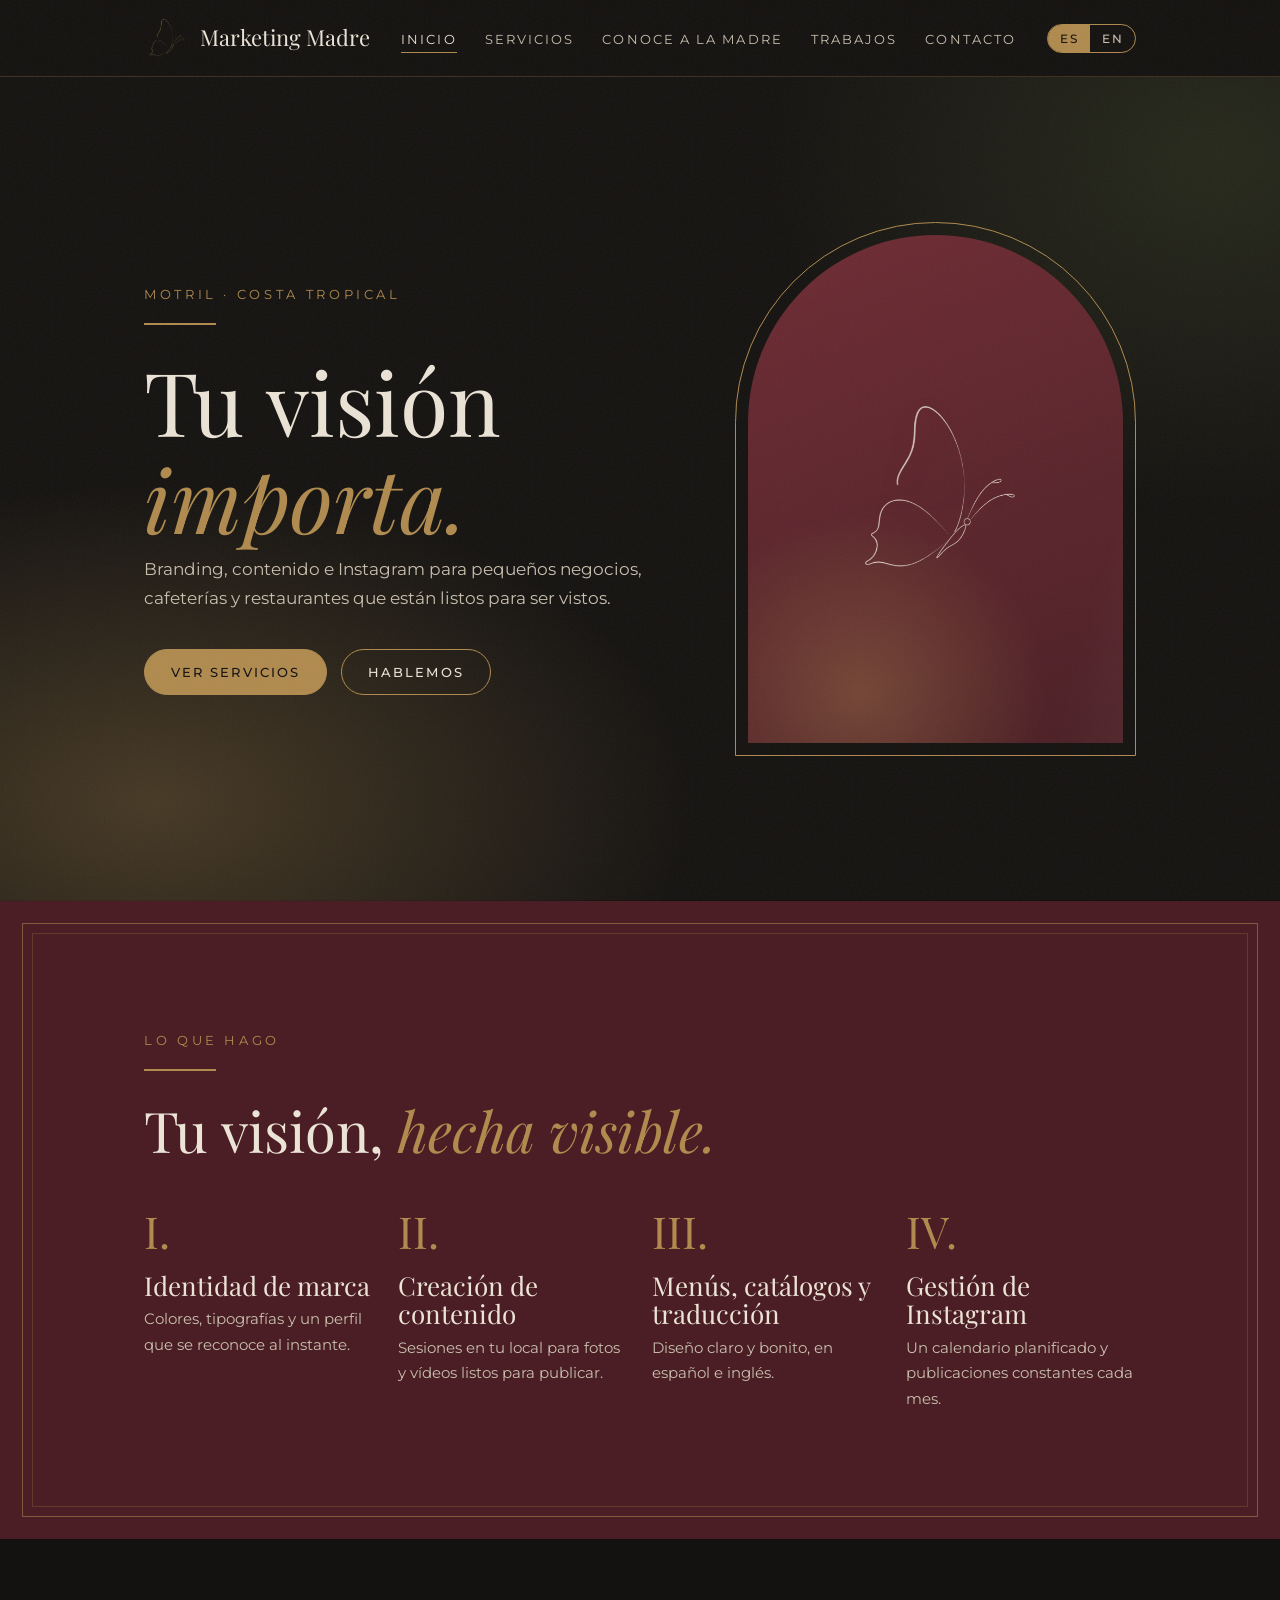
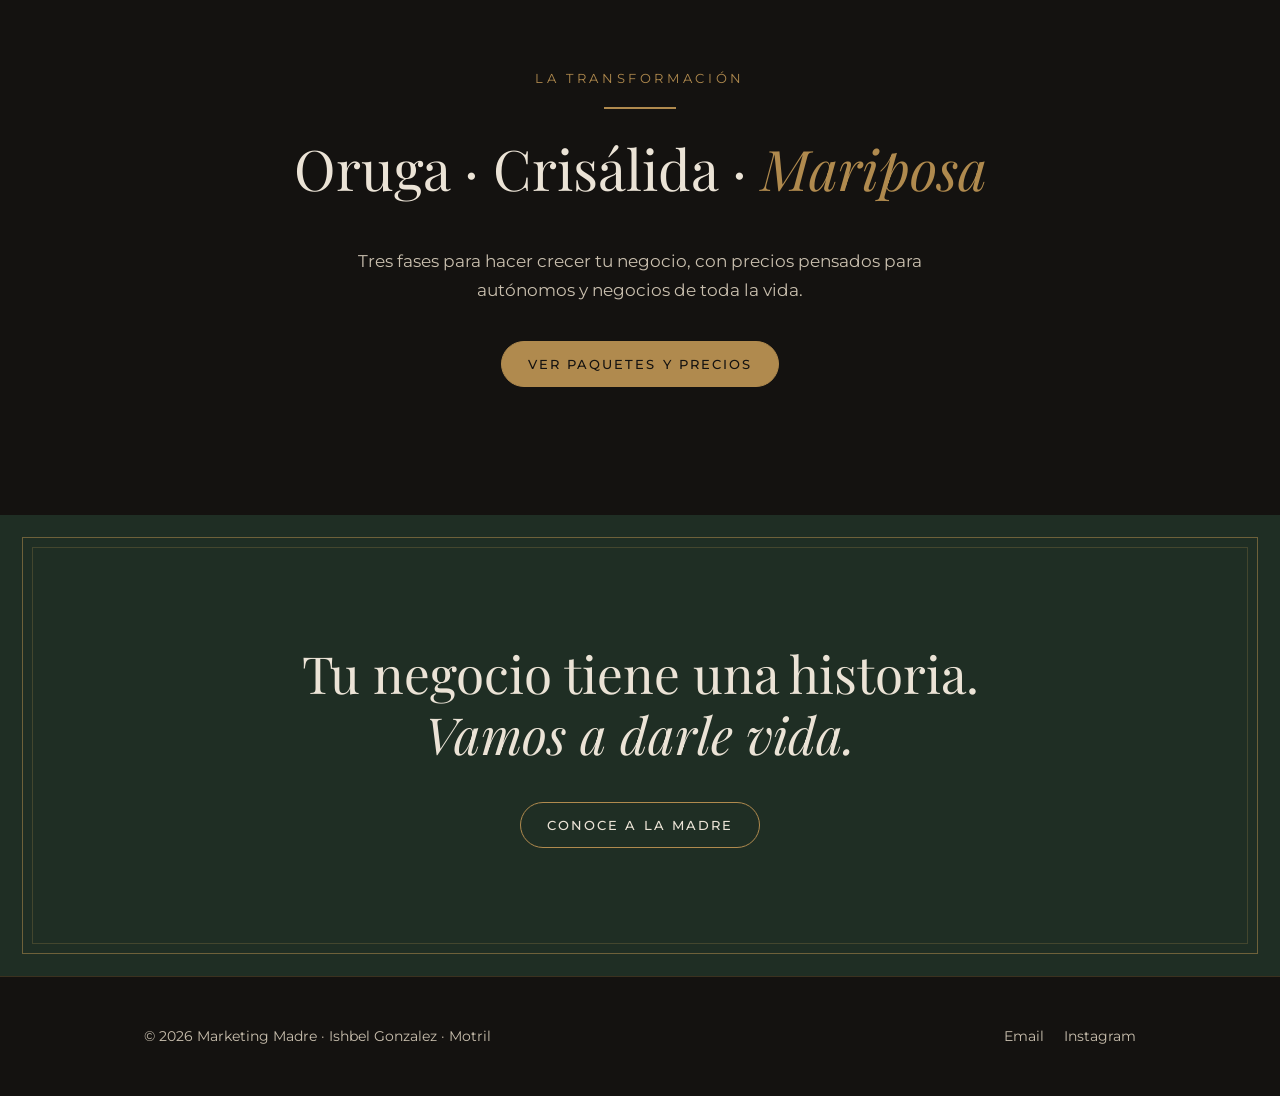
<file: index.html>
<!doctype html>
<html lang="es">
<head>
  <meta charset="utf-8">
  <meta name="viewport" content="width=device-width, initial-scale=1">
  <title>Marketing Madre · Branding e Instagram en Motril</title>
  <meta name="description" content="Branding, contenido e Instagram para pequeños negocios, cafeterías y restaurantes en Motril y la Costa Tropical.">
  <link rel="icon" href="assets/mm-butterfly-brass.png">
  <link rel="preconnect" href="https://fonts.googleapis.com">
  <link rel="preconnect" href="https://fonts.gstatic.com" crossorigin>
  <link href="https://fonts.googleapis.com/css2?family=Montserrat:wght@400;500&family=Playfair+Display:ital@0;1&display=swap" rel="stylesheet">
  <link rel="stylesheet" href="styles.css">
</head>
<body>

<header class="site-header">
  <nav class="wrap nav" aria-label="Principal">
    <a class="brand" href="index.html"><img src="assets/mm-butterfly-brass.png" alt=""><span>Marketing Madre</span></a>
    <ul class="nav-links">
      <li><a href="index.html" aria-current="page"><span data-lang="es">Inicio</span><span data-lang="en">Home</span></a></li>
      <li><a href="servicios.html"><span data-lang="es">Servicios</span><span data-lang="en">Services</span></a></li>
      <li><a href="conoce.html"><span data-lang="es">Conoce a la Madre</span><span data-lang="en">Meet the Madre</span></a></li>
      <li><a href="trabajos.html"><span data-lang="es">Trabajos</span><span data-lang="en">Work</span></a></li>
      <li><a href="contacto.html"><span data-lang="es">Contacto</span><span data-lang="en">Contact</span></a></li>
    </ul>
    <div style="display:flex;gap:12px;align-items:center">
      <div class="lang-toggle" role="group" aria-label="Idioma / Language">
        <button type="button" data-set="es" aria-pressed="true">ES</button>
        <button type="button" data-set="en" aria-pressed="false">EN</button>
      </div>
      <button class="menu-btn" type="button" aria-expanded="false">MENÚ</button>
    </div>
  </nav>
</header>

<main>
  <section class="hero">
    <div class="wrap hero-grid">
      <div>
        <p class="eyebrow">Motril · Costa Tropical</p>
        <hr class="rule">
        <h1 data-lang="es">Tu visión <em>importa.</em></h1>
        <h1 data-lang="en">Your vision <em>matters.</em></h1>
        <p class="lead" data-lang="es">Branding, contenido e Instagram para pequeños negocios, cafeterías y restaurantes que están listos para ser vistos.</p>
        <p class="lead" data-lang="en">Branding, content and Instagram for small businesses, cafés and restaurants that are ready to be seen.</p>
        <div class="cta-row">
          <a class="btn btn-solid" href="servicios.html"><span data-lang="es">Ver servicios</span><span data-lang="en">See services</span></a>
          <a class="btn btn-ghost" href="contacto.html"><span data-lang="es">Hablemos</span><span data-lang="en">Let's talk</span></a>
        </div>
      </div>
      <div class="arch" aria-hidden="true">
        <div class="arch-inner"><img class="arch-logo" src="assets/mm-butterfly-bone.png" alt=""></div>
      </div>
    </div>
  </section>

  <section class="bg-merlot framed">
    <div class="wrap">
      <p class="eyebrow"><span data-lang="es">Lo que hago</span><span data-lang="en">What I do</span></p>
      <hr class="rule">
      <h2 data-lang="es">Tu visión, <em>hecha visible.</em></h2>
      <h2 data-lang="en">Your vision, <em>seen.</em></h2>
      <div class="grid-4 mt-48">
        <div class="pillar">
          <div class="numeral">I.</div>
          <h3 data-lang="es">Identidad de marca</h3><h3 data-lang="en">Brand identity</h3>
          <p data-lang="es">Colores, tipografías y un perfil que se reconoce al instante.</p>
          <p data-lang="en">Colours, fonts and a profile people recognise instantly.</p>
        </div>
        <div class="pillar">
          <div class="numeral">II.</div>
          <h3 data-lang="es">Creación de contenido</h3><h3 data-lang="en">Content creation</h3>
          <p data-lang="es">Sesiones en tu local para fotos y vídeos listos para publicar.</p>
          <p data-lang="en">On-site sessions for photos and videos ready to post.</p>
        </div>
        <div class="pillar">
          <div class="numeral">III.</div>
          <h3 data-lang="es">Menús, catálogos y traducción</h3><h3 data-lang="en">Menus, catalogues and translation</h3>
          <p data-lang="es">Diseño claro y bonito, en español e inglés.</p>
          <p data-lang="en">Clear, beautiful design in Spanish and English.</p>
        </div>
        <div class="pillar">
          <div class="numeral">IV.</div>
          <h3 data-lang="es">Gestión de Instagram</h3><h3 data-lang="en">Instagram management</h3>
          <p data-lang="es">Un calendario planificado y publicaciones constantes cada mes.</p>
          <p data-lang="en">A planned calendar and consistent posting every month.</p>
        </div>
      </div>
    </div>
  </section>

  <section class="bg-ink">
    <div class="wrap center">
      <p class="eyebrow"><span data-lang="es">La transformación</span><span data-lang="en">The transformation</span></p>
      <hr class="rule center">
      <h2 data-lang="es">Oruga · Crisálida · <em>Mariposa</em></h2>
      <h2 data-lang="en">Caterpillar · Chrysalis · <em>Butterfly</em></h2>
      <p class="lead mt-48" data-lang="es">Tres fases para hacer crecer tu negocio, con precios pensados para autónomos y negocios de toda la vida.</p>
      <p class="lead mt-48" data-lang="en">Three phases to grow your business, priced for local, family-run businesses.</p>
      <div class="cta-row" style="justify-content:center">
        <a class="btn btn-solid" href="servicios.html"><span data-lang="es">Ver paquetes y precios</span><span data-lang="en">See packages and prices</span></a>
      </div>
    </div>
  </section>

  <section class="bg-forest framed">
    <div class="wrap center">
      <p class="quote" style="margin:0 auto" data-lang="es">Tu negocio tiene una historia. <em>Vamos a darle vida.</em></p>
      <p class="quote" style="margin:0 auto" data-lang="en">Your business has a story. <em>Let's bring it to life.</em></p>
      <div class="cta-row" style="justify-content:center">
        <a class="btn btn-ghost" href="conoce.html"><span data-lang="es">Conoce a la Madre</span><span data-lang="en">Meet the Madre</span></a>
      </div>
    </div>
  </section>
</main>

<footer class="site-footer">
  <div class="wrap footer-grid">
    <span>© <span data-year></span> Marketing Madre · Ishbel Gonzalez · Motril</span>
    <span><a data-email href="#">Email</a><a data-instagram href="#">Instagram</a></span>
  </div>
</footer>

<script src="main.js"></script>
</body>
</html>
</file>
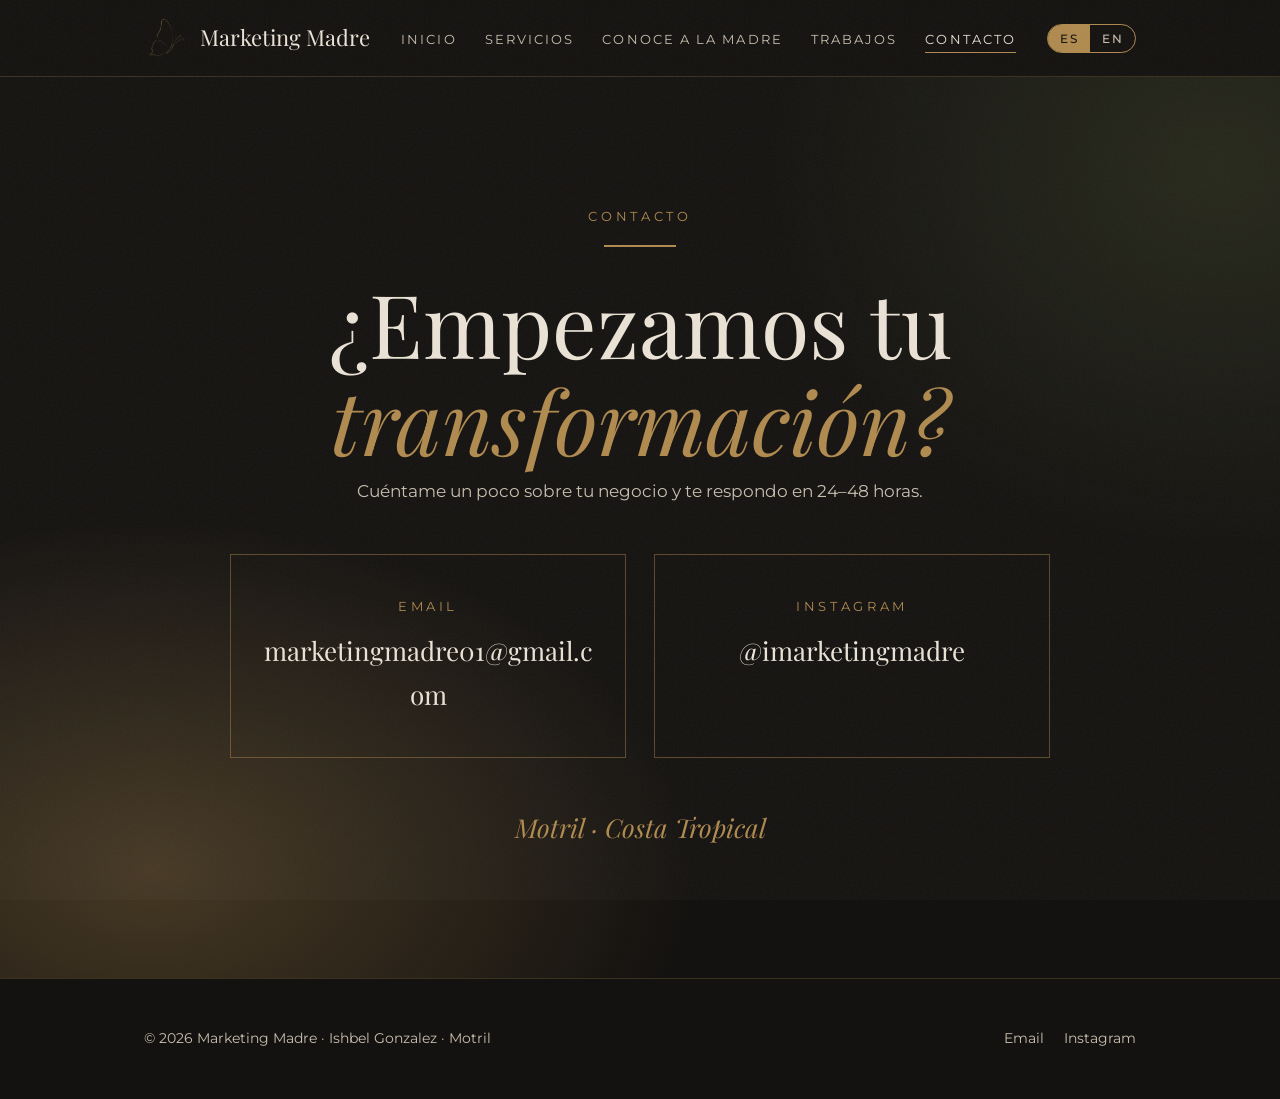
<file: contacto.html>
<!doctype html>
<html lang="es">
<head>
  <meta charset="utf-8">
  <meta name="viewport" content="width=device-width, initial-scale=1">
  <title>Contacto · Marketing Madre</title>
  <meta name="description" content="Escríbeme por email o Instagram para empezar tu transformación.">
  <link rel="icon" href="assets/mm-butterfly-brass.png">
  <link rel="preconnect" href="https://fonts.googleapis.com">
  <link rel="preconnect" href="https://fonts.gstatic.com" crossorigin>
  <link href="https://fonts.googleapis.com/css2?family=Montserrat:wght@400;500&family=Playfair+Display:ital@0;1&display=swap" rel="stylesheet">
  <link rel="stylesheet" href="styles.css">
</head>
<body>

<header class="site-header">
  <nav class="wrap nav" aria-label="Principal">
    <a class="brand" href="index.html"><img src="assets/mm-butterfly-brass.png" alt=""><span>Marketing Madre</span></a>
    <ul class="nav-links">
      <li><a href="index.html"><span data-lang="es">Inicio</span><span data-lang="en">Home</span></a></li>
      <li><a href="servicios.html"><span data-lang="es">Servicios</span><span data-lang="en">Services</span></a></li>
      <li><a href="conoce.html"><span data-lang="es">Conoce a la Madre</span><span data-lang="en">Meet the Madre</span></a></li>
      <li><a href="trabajos.html"><span data-lang="es">Trabajos</span><span data-lang="en">Work</span></a></li>
      <li><a href="contacto.html" aria-current="page"><span data-lang="es">Contacto</span><span data-lang="en">Contact</span></a></li>
    </ul>
    <div style="display:flex;gap:12px;align-items:center">
      <div class="lang-toggle" role="group" aria-label="Idioma / Language">
        <button type="button" data-set="es" aria-pressed="true">ES</button>
        <button type="button" data-set="en" aria-pressed="false">EN</button>
      </div>
      <button class="menu-btn" type="button" aria-expanded="false">MENÚ</button>
    </div>
  </nav>
</header>

<main>
  <section class="hero">
    <div class="wrap center">
      <p class="eyebrow"><span data-lang="es">Contacto</span><span data-lang="en">Contact</span></p>
      <hr class="rule center">
      <h1 data-lang="es">¿Empezamos tu <em>transformación?</em></h1>
      <h1 data-lang="en">Ready for your <em>transformation?</em></h1>
      <p class="lead" data-lang="es">Cuéntame un poco sobre tu negocio y te respondo en 24–48 horas.</p>
      <p class="lead" data-lang="en">Tell me a little about your business and I'll reply within 24–48 hours.</p>

      <div class="grid-2 mt-48" style="max-width:820px;margin-left:auto;margin-right:auto">
        <a class="contact-card" data-email href="#">
          <span class="eyebrow">Email</span>
          <strong data-email data-fill></strong>
        </a>
        <a class="contact-card" data-instagram href="#">
          <span class="eyebrow">Instagram</span>
          <strong data-instagram data-fill></strong>
        </a>
      </div>
      <p class="sub mt-48">Motril · Costa Tropical</p>
    </div>
  </section>
</main>

<footer class="site-footer">
  <div class="wrap footer-grid">
    <span>© <span data-year></span> Marketing Madre · Ishbel Gonzalez · Motril</span>
    <span><a data-email href="#">Email</a><a data-instagram href="#">Instagram</a></span>
  </div>
</footer>

<script src="main.js"></script>
</body>
</html>
</file>
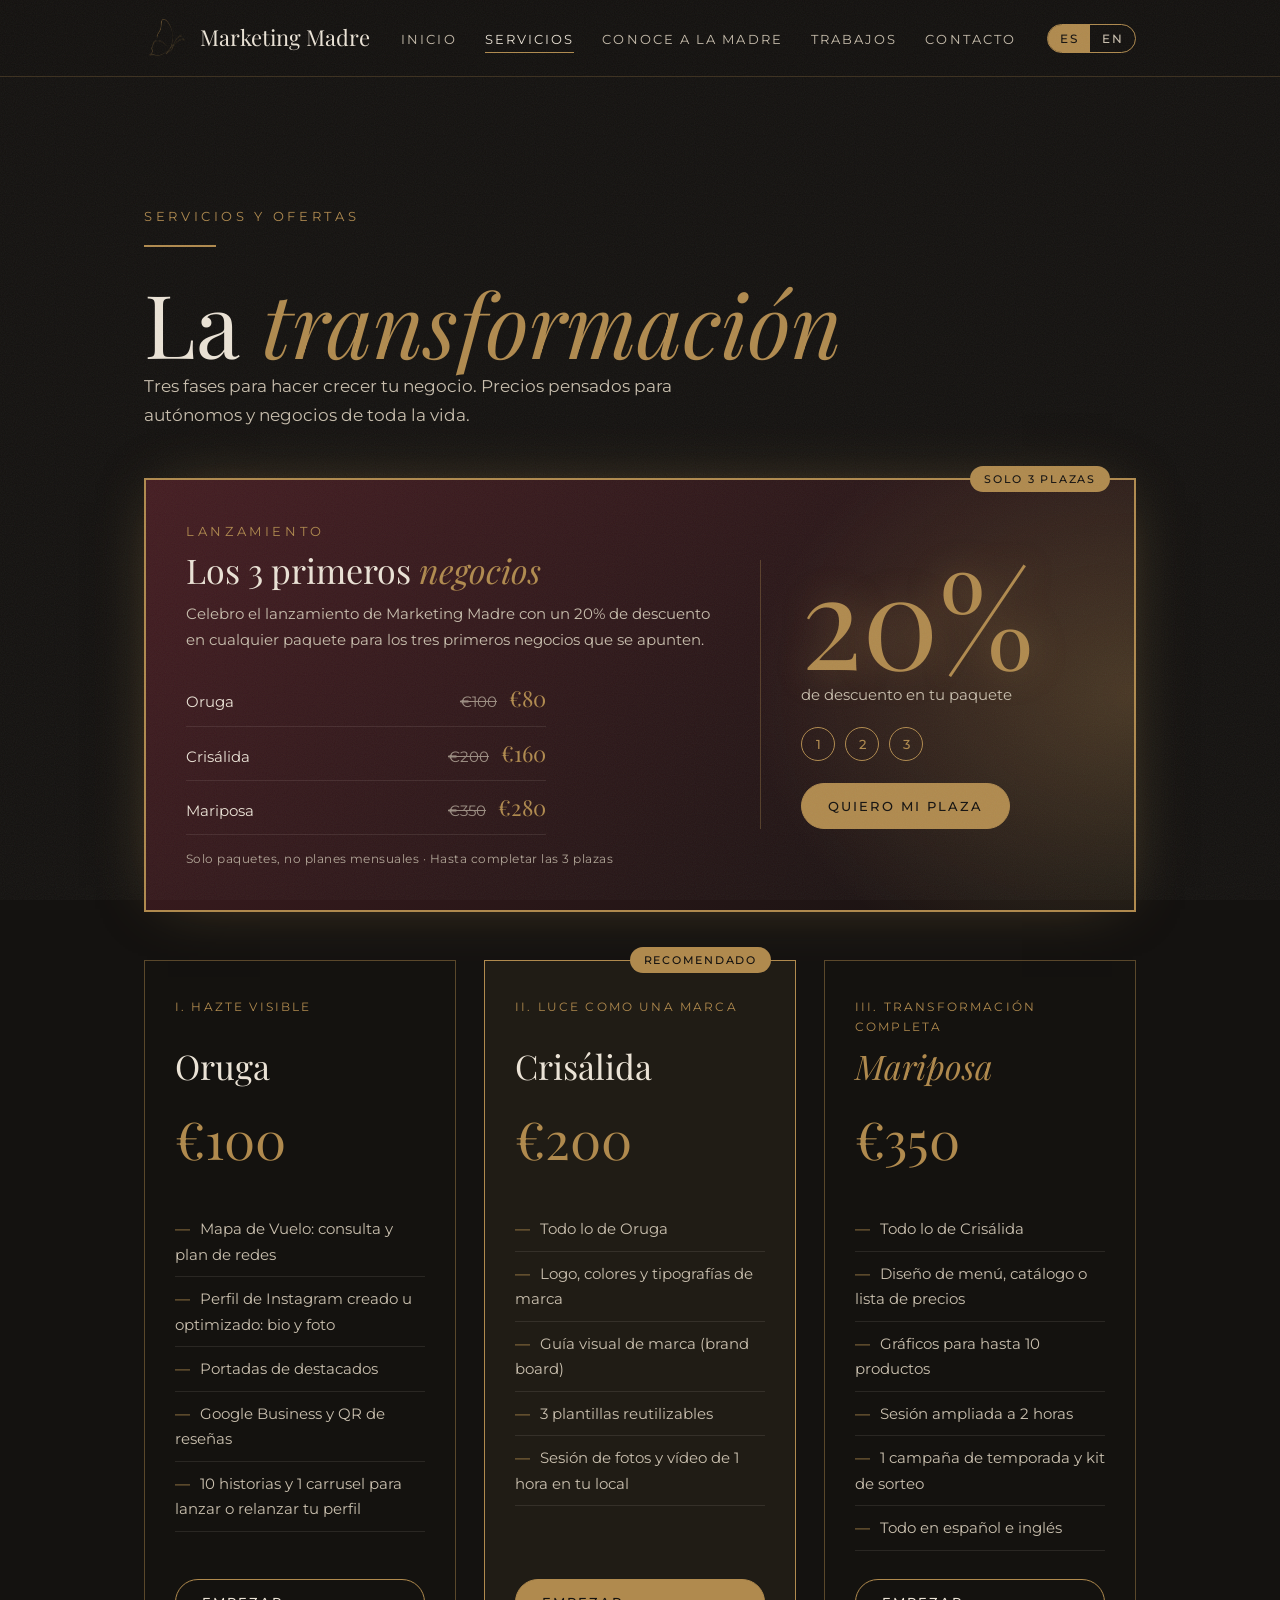
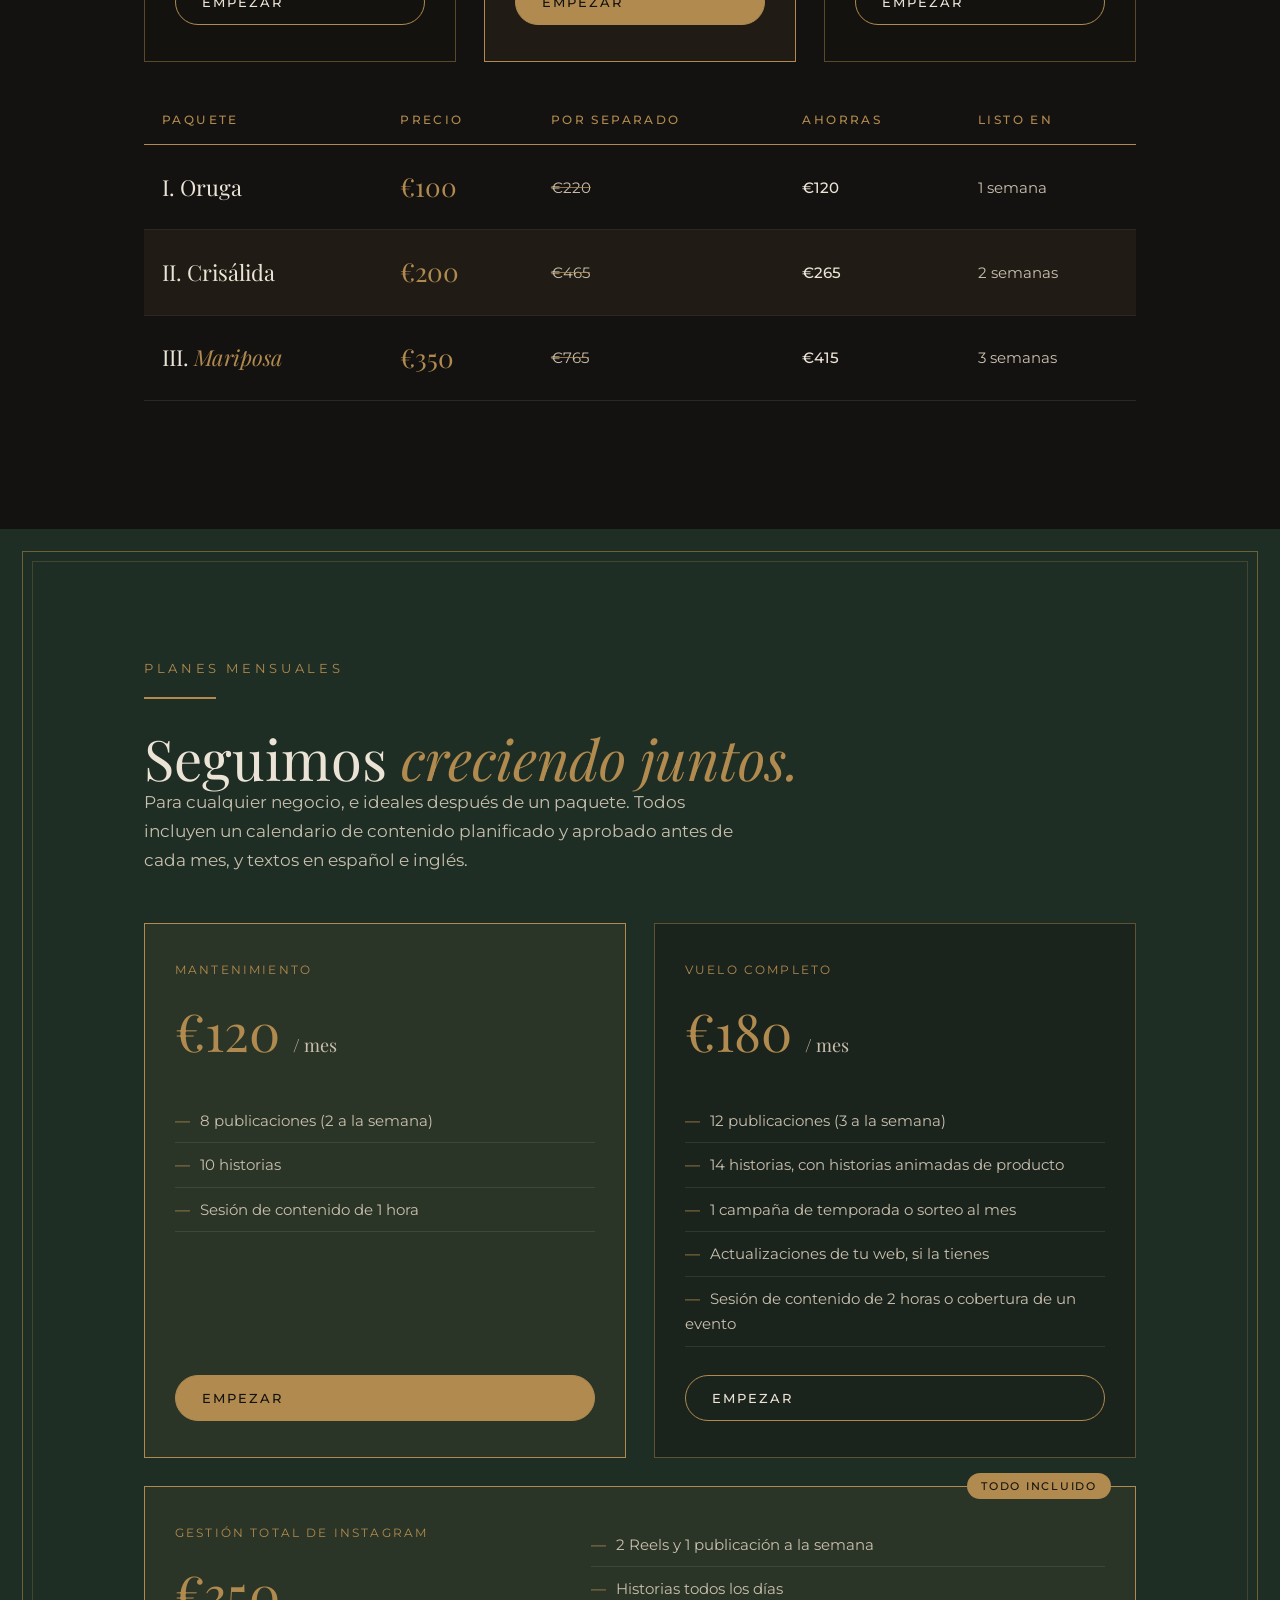
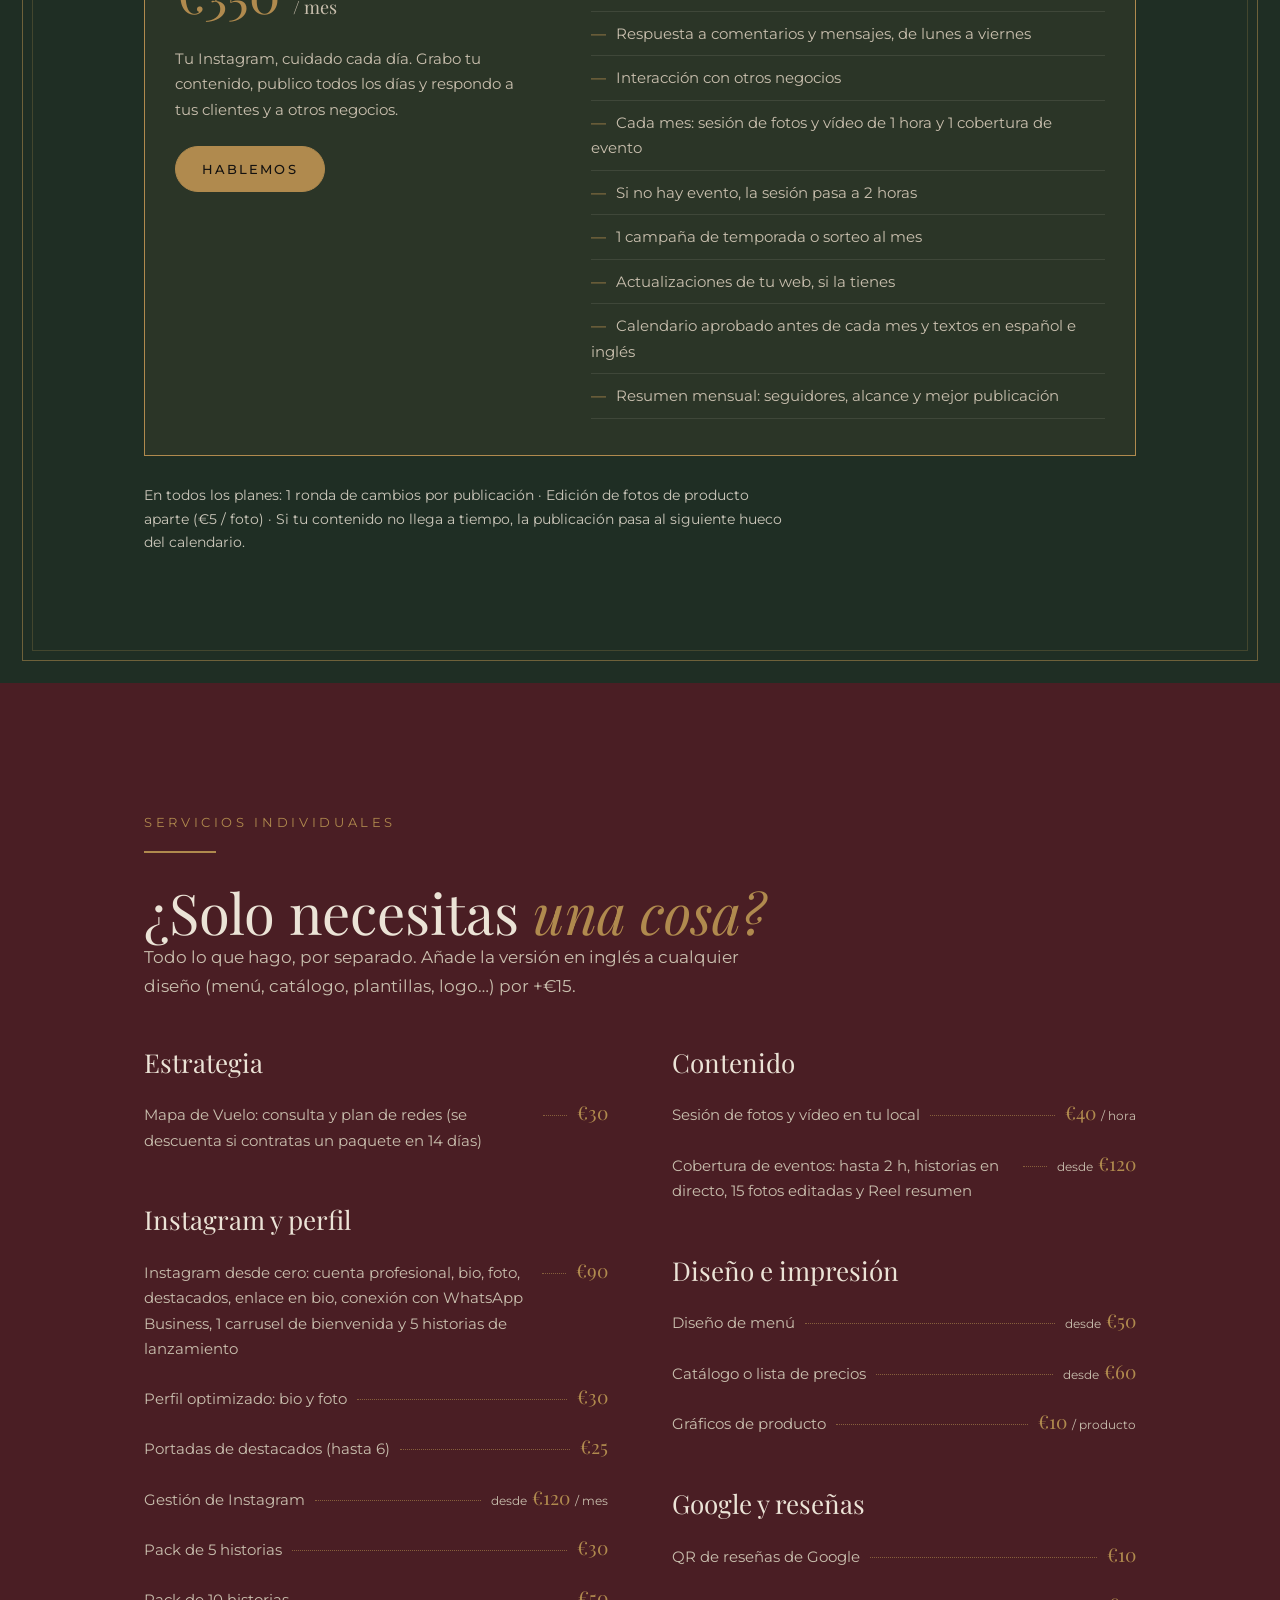
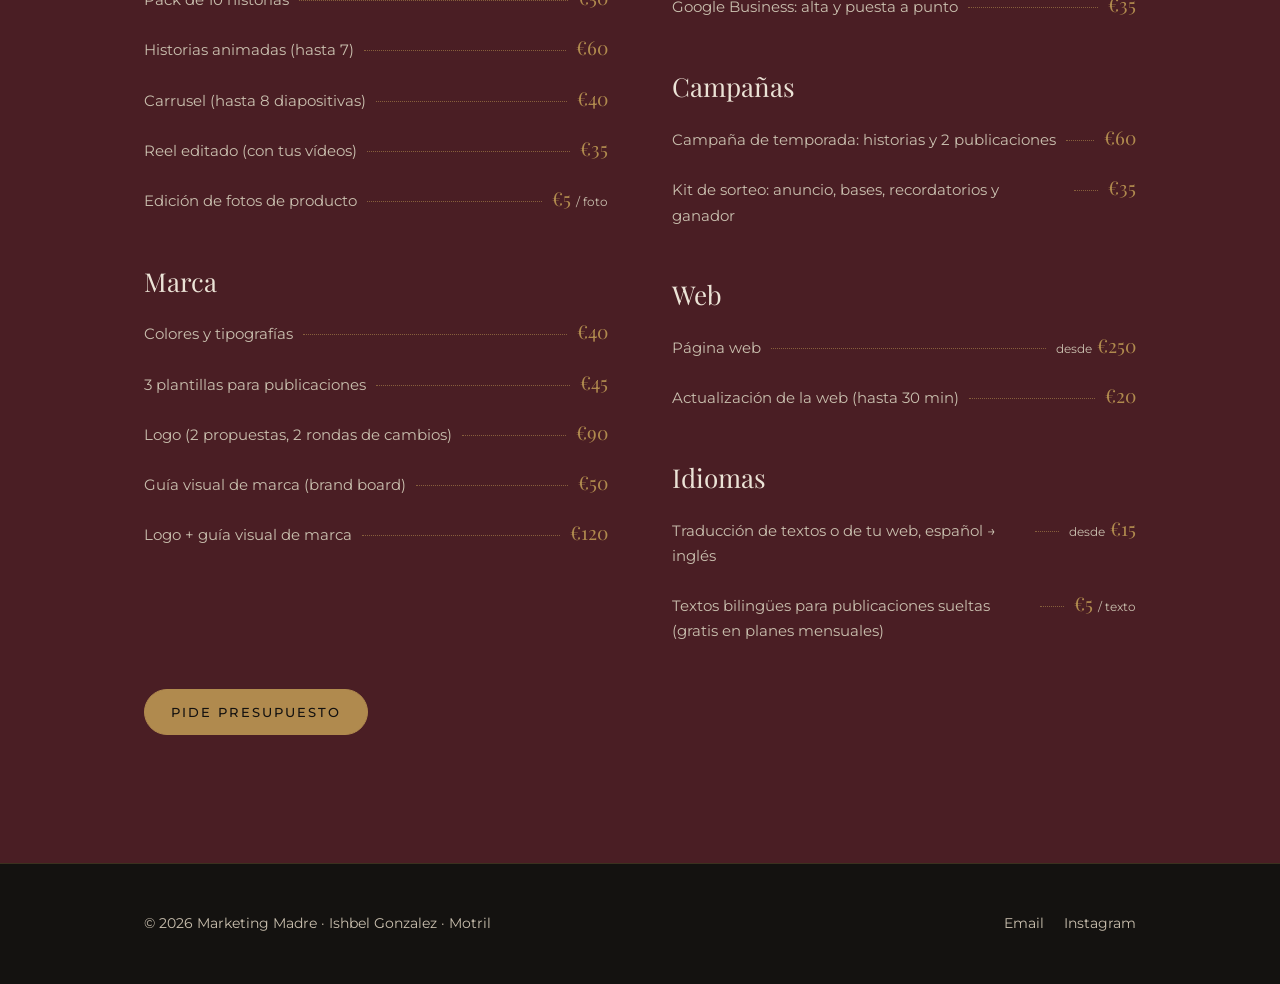
<file: servicios.html>
<!doctype html>
<html lang="es">
<head>
  <meta charset="utf-8">
  <meta name="viewport" content="width=device-width, initial-scale=1">
  <title>Servicios · Marketing Madre</title>
  <meta name="description" content="Paquetes Oruga, Crisálida y Mariposa, planes mensuales y todos los servicios con precios para pequeños negocios en Motril.">
  <link rel="icon" href="assets/mm-butterfly-brass.png">
  <link rel="preconnect" href="https://fonts.googleapis.com">
  <link rel="preconnect" href="https://fonts.gstatic.com" crossorigin>
  <link href="https://fonts.googleapis.com/css2?family=Montserrat:wght@400;500&family=Playfair+Display:ital@0;1&display=swap" rel="stylesheet">
  <link rel="stylesheet" href="styles.css">
</head>
<body>

<header class="site-header">
  <nav class="wrap nav" aria-label="Principal">
    <a class="brand" href="index.html"><img src="assets/mm-butterfly-brass.png" alt=""><span>Marketing Madre</span></a>
    <ul class="nav-links">
      <li><a href="index.html"><span data-lang="es">Inicio</span><span data-lang="en">Home</span></a></li>
      <li><a href="servicios.html" aria-current="page"><span data-lang="es">Servicios</span><span data-lang="en">Services</span></a></li>
      <li><a href="conoce.html"><span data-lang="es">Conoce a la Madre</span><span data-lang="en">Meet the Madre</span></a></li>
      <li><a href="trabajos.html"><span data-lang="es">Trabajos</span><span data-lang="en">Work</span></a></li>
      <li><a href="contacto.html"><span data-lang="es">Contacto</span><span data-lang="en">Contact</span></a></li>
    </ul>
    <div style="display:flex;gap:12px;align-items:center">
      <div class="lang-toggle" role="group" aria-label="Idioma / Language">
        <button type="button" data-set="es" aria-pressed="true">ES</button>
        <button type="button" data-set="en" aria-pressed="false">EN</button>
      </div>
      <button class="menu-btn" type="button" aria-expanded="false">MENÚ</button>
    </div>
  </nav>
</header>

<main>
  <section class="bg-ink">
    <div class="wrap">
      <p class="eyebrow"><span data-lang="es">Servicios y ofertas</span><span data-lang="en">Services and offers</span></p>
      <hr class="rule">
      <h1 data-lang="es">La <em>transformación</em></h1>
      <h1 data-lang="en">The <em>transformation</em></h1>
      <p class="lead" data-lang="es">Tres fases para hacer crecer tu negocio. Precios pensados para autónomos y negocios de toda la vida.</p>
      <p class="lead" data-lang="en">Three phases to grow your business. Prices designed for local, family-run businesses.</p>

      <!-- launch offer: 20% off a package for the first 3 businesses -->
      <article class="mapa launch mt-48">
        <span class="badge"><span data-lang="es">Solo 3 plazas</span><span data-lang="en">Only 3 spots</span></span>
        <div>
          <p class="eyebrow"><span data-lang="es">Lanzamiento</span><span data-lang="en">Launch offer</span></p>
          <h3 data-lang="es">Los 3 primeros <em>negocios</em></h3><h3 data-lang="en">The first 3 <em>businesses</em></h3>
          <p data-lang="es">Celebro el lanzamiento de Marketing Madre con un 20% de descuento en cualquier paquete para los tres primeros negocios que se apunten.</p>
          <p data-lang="en">To celebrate the launch of Marketing Madre, the first three businesses to sign up get 20% off any package.</p>
          <ul class="launch-prices">
            <li><span data-lang="es">Oruga</span><span data-lang="en">Caterpillar</span><s>€100</s><b>€80</b></li>
            <li><span data-lang="es">Crisálida</span><span data-lang="en">Chrysalis</span><s>€200</s><b>€160</b></li>
            <li><span data-lang="es">Mariposa</span><span data-lang="en">Butterfly</span><s>€350</s><b>€280</b></li>
          </ul>
          <p class="launch-terms" data-lang="es">Solo paquetes, no planes mensuales · Hasta completar las 3 plazas</p>
          <p class="launch-terms" data-lang="en">Packages only, not monthly plans · Until all 3 spots are taken</p>
        </div>
        <div class="mapa-side">
          <p class="launch-num">20%</p>
          <p class="mapa-note" data-lang="es">de descuento en tu paquete</p>
          <p class="mapa-note" data-lang="en">off your package</p>
          <p class="spots" aria-hidden="true"><i>1</i><i>2</i><i>3</i></p>
          <a class="btn btn-solid" href="contacto.html"><span data-lang="es">Quiero mi plaza</span><span data-lang="en">Claim my spot</span></a>
        </div>
      </article>

      <div class="grid-3 packages mt-48">
        <article class="tier">
          <p class="eyebrow">I. <span data-lang="es">Hazte visible</span><span data-lang="en">Get found</span></p>
          <h3 data-lang="es">Oruga</h3><h3 data-lang="en">Caterpillar</h3>
          <p class="price">€100</p>
          <ul data-lang="es">
            <li>Mapa de Vuelo: consulta y plan de redes</li>
            <li>Perfil de Instagram creado u optimizado: bio y foto</li>
            <li>Portadas de destacados</li>
            <li>Google Business y QR de reseñas</li>
            <li>10 historias y 1 carrusel para lanzar o relanzar tu perfil</li>
          </ul>
          <ul data-lang="en">
            <li>Flight Map: consultation and social media plan</li>
            <li>Instagram profile set up or optimised: bio and photo</li>
            <li>Highlight covers</li>
            <li>Google Business and review QR</li>
            <li>10 stories and 1 carousel to launch or relaunch your profile</li>
          </ul>
          <a class="btn btn-ghost" href="contacto.html"><span data-lang="es">Empezar</span><span data-lang="en">Start</span></a>
        </article>

        <article class="tier featured">
          <span class="badge"><span data-lang="es">Recomendado</span><span data-lang="en">Recommended</span></span>
          <p class="eyebrow">II. <span data-lang="es">Luce como una marca</span><span data-lang="en">Look like a brand</span></p>
          <h3 data-lang="es">Crisálida</h3><h3 data-lang="en">Chrysalis</h3>
          <p class="price">€200</p>
          <ul data-lang="es">
            <li>Todo lo de Oruga</li>
            <li>Logo, colores y tipografías de marca</li>
            <li>Guía visual de marca (brand board)</li>
            <li>3 plantillas reutilizables</li>
            <li>Sesión de fotos y vídeo de 1 hora en tu local</li>
          </ul>
          <ul data-lang="en">
            <li>Everything in Caterpillar</li>
            <li>Logo, brand colours and fonts</li>
            <li>Brand board</li>
            <li>3 reusable templates</li>
            <li>1-hour photo and video session at your business</li>
          </ul>
          <a class="btn btn-solid" href="contacto.html"><span data-lang="es">Empezar</span><span data-lang="en">Start</span></a>
        </article>

        <article class="tier">
          <p class="eyebrow">III. <span data-lang="es">Transformación completa</span><span data-lang="en">The full transformation</span></p>
          <h3 data-lang="es"><em>Mariposa</em></h3><h3 data-lang="en"><em>Butterfly</em></h3>
          <p class="price">€350</p>
          <ul data-lang="es">
            <li>Todo lo de Crisálida</li>
            <li>Diseño de menú, catálogo o lista de precios</li>
            <li>Gráficos para hasta 10 productos</li>
            <li>Sesión ampliada a 2 horas</li>
            <li>1 campaña de temporada y kit de sorteo</li>
            <li>Todo en español e inglés</li>
          </ul>
          <ul data-lang="en">
            <li>Everything in Chrysalis</li>
            <li>Menu, catalogue or price-list design</li>
            <li>Graphics for up to 10 products</li>
            <li>Session extended to 2 hours</li>
            <li>1 seasonal campaign and a giveaway kit</li>
            <li>Everything in Spanish and English</li>
          </ul>
          <a class="btn btn-ghost" href="contacto.html"><span data-lang="es">Empezar</span><span data-lang="en">Start</span></a>
        </article>
      </div>

      <table class="compare mt-48">
        <thead>
          <tr>
            <th><span data-lang="es">Paquete</span><span data-lang="en">Package</span></th>
            <th><span data-lang="es">Precio</span><span data-lang="en">Price</span></th>
            <th><span data-lang="es">Por separado</span><span data-lang="en">Separately</span></th>
            <th><span data-lang="es">Ahorras</span><span data-lang="en">You save</span></th>
            <th><span data-lang="es">Listo en</span><span data-lang="en">Ready in</span></th>
          </tr>
        </thead>
        <tbody>
          <tr>
            <td>I. <span data-lang="es">Oruga</span><span data-lang="en">Caterpillar</span></td>
            <td class="c-price" data-es="Precio" data-en="Price">€100</td>
            <td data-es="Por separado" data-en="Separately"><s>€220</s></td>
            <td class="c-save" data-es="Ahorras" data-en="You save">€120</td>
            <td data-es="Listo en" data-en="Ready in"><span data-lang="es">1 semana</span><span data-lang="en">1 week</span></td>
          </tr>
          <tr class="featured">
            <td>II. <span data-lang="es">Crisálida</span><span data-lang="en">Chrysalis</span></td>
            <td class="c-price" data-es="Precio" data-en="Price">€200</td>
            <td data-es="Por separado" data-en="Separately"><s>€465</s></td>
            <td class="c-save" data-es="Ahorras" data-en="You save">€265</td>
            <td data-es="Listo en" data-en="Ready in"><span data-lang="es">2 semanas</span><span data-lang="en">2 weeks</span></td>
          </tr>
          <tr>
            <td>III. <em data-lang="es">Mariposa</em><em data-lang="en">Butterfly</em></td>
            <td class="c-price" data-es="Precio" data-en="Price">€350</td>
            <td data-es="Por separado" data-en="Separately"><s>€765</s></td>
            <td class="c-save" data-es="Ahorras" data-en="You save">€415</td>
            <td data-es="Listo en" data-en="Ready in"><span data-lang="es">3 semanas</span><span data-lang="en">3 weeks</span></td>
          </tr>
        </tbody>
      </table>
    </div>
  </section>

  <section class="bg-forest framed">
    <div class="wrap">
      <p class="eyebrow"><span data-lang="es">Planes mensuales</span><span data-lang="en">Monthly plans</span></p>
      <hr class="rule">
      <h2 data-lang="es">Seguimos <em>creciendo juntos.</em></h2>
      <h2 data-lang="en">Let's keep <em>growing together.</em></h2>
      <p class="lead" data-lang="es">Para cualquier negocio, e ideales después de un paquete. Todos incluyen un calendario de contenido planificado y aprobado antes de cada mes, y textos en español e inglés.</p>
      <p class="lead" data-lang="en">For any business, and ideal after a package. Every plan includes a content calendar planned and approved before each month, and captions in Spanish and English.</p>

      <div class="grid-2 mt-48">
        <article class="tier featured">
          <p class="eyebrow"><span data-lang="es">Mantenimiento</span><span data-lang="en">Maintenance</span></p>
          <p class="price">€120 <small data-lang="es">/ mes</small><small data-lang="en">/ month</small></p>
          <ul data-lang="es"><li>8 publicaciones (2 a la semana)</li><li>10 historias</li><li>Sesión de contenido de 1 hora</li></ul>
          <ul data-lang="en"><li>8 posts (2 a week)</li><li>10 stories</li><li>1-hour content session</li></ul>
          <a class="btn btn-solid" href="contacto.html"><span data-lang="es">Empezar</span><span data-lang="en">Start</span></a>
        </article>
        <article class="tier">
          <p class="eyebrow"><span data-lang="es">Vuelo completo</span><span data-lang="en">Full flight</span></p>
          <p class="price">€180 <small data-lang="es">/ mes</small><small data-lang="en">/ month</small></p>
          <ul data-lang="es"><li>12 publicaciones (3 a la semana)</li><li>14 historias, con historias animadas de producto</li><li>1 campaña de temporada o sorteo al mes</li><li>Actualizaciones de tu web, si la tienes</li><li>Sesión de contenido de 2 horas o cobertura de un evento</li></ul>
          <ul data-lang="en"><li>12 posts (3 a week)</li><li>14 stories, including animated product stories</li><li>1 seasonal campaign or giveaway a month</li><li>Updates to your website, if you have one</li><li>2-hour content session or one event covered</li></ul>
          <a class="btn btn-ghost" href="contacto.html"><span data-lang="es">Empezar</span><span data-lang="en">Start</span></a>
        </article>
      </div>

      <article class="tier tier-wide featured mt-28">
        <span class="badge"><span data-lang="es">Todo incluido</span><span data-lang="en">All in</span></span>
        <div class="tier-wide-head">
          <p class="eyebrow"><span data-lang="es">Gestión total de Instagram</span><span data-lang="en">Full Instagram management</span></p>
          <p class="price">€350 <small data-lang="es">/ mes</small><small data-lang="en">/ month</small></p>
          <p class="tier-note" data-lang="es">Tu Instagram, cuidado cada día. Grabo tu contenido, publico todos los días y respondo a tus clientes y a otros negocios.</p>
          <p class="tier-note" data-lang="en">Your Instagram, looked after every day. I shoot your content, post every day and reply to your customers and other businesses.</p>
          <a class="btn btn-solid" href="contacto.html"><span data-lang="es">Hablemos</span><span data-lang="en">Let's talk</span></a>
        </div>
        <ul data-lang="es"><li>2 Reels y 1 publicación a la semana</li><li>Historias todos los días</li><li>Respuesta a comentarios y mensajes, de lunes a viernes</li><li>Interacción con otros negocios</li><li>Cada mes: sesión de fotos y vídeo de 1 hora y 1 cobertura de evento</li><li>Si no hay evento, la sesión pasa a 2 horas</li><li>1 campaña de temporada o sorteo al mes</li><li>Actualizaciones de tu web, si la tienes</li><li>Calendario aprobado antes de cada mes y textos en español e inglés</li><li>Resumen mensual: seguidores, alcance y mejor publicación</li></ul>
        <ul data-lang="en"><li>2 Reels and 1 post a week</li><li>Stories every day</li><li>Replies to comments and messages, Monday to Friday</li><li>Engagement with other businesses</li><li>Every month: a 1-hour photo and video session and 1 event covered</li><li>No event that month? The session becomes 2 hours</li><li>1 seasonal campaign or giveaway a month</li><li>Updates to your website, if you have one</li><li>Calendar approved before each month, with captions in Spanish and English</li><li>Monthly summary: followers, reach and best post</li></ul>
      </article>

      <p class="plan-terms" data-lang="es">En todos los planes: 1 ronda de cambios por publicación · Edición de fotos de producto aparte (€5 / foto) · Si tu contenido no llega a tiempo, la publicación pasa al siguiente hueco del calendario.</p>
      <p class="plan-terms" data-lang="en">On every plan: 1 round of changes per post · Product photo editing is extra (€5 / photo) · If your content doesn't arrive on time, the post moves to the next free slot in the calendar.</p>
    </div>
  </section>

  <section class="bg-merlot">
    <div class="wrap">
      <p class="eyebrow"><span data-lang="es">Servicios individuales</span><span data-lang="en">Individual services</span></p>
      <hr class="rule">
      <h2 data-lang="es">¿Solo necesitas <em>una cosa?</em></h2>
      <h2 data-lang="en">Need just <em>one thing?</em></h2>
      <p class="lead" data-lang="es">Todo lo que hago, por separado. Añade la versión en inglés a cualquier diseño (menú, catálogo, plantillas, logo…) por +€15.</p>
      <p class="lead" data-lang="en">Everything I do, on its own. Add an English version to any design (menu, catalogue, templates, logo…) for +€15.</p>

      <div class="menu-list mt-48">
        <div class="menu-group">
          <h3 data-lang="es">Estrategia</h3><h3 data-lang="en">Strategy</h3>
          <ul>
            <li><span data-lang="es">Mapa de Vuelo: consulta y plan de redes (se descuenta si contratas un paquete en 14 días)</span><span data-lang="en">Flight Map: consultation and social media plan (fully credited if you book a package within 14 days)</span><i></i><b>€30</b></li>
          </ul>
        </div>
        <div class="menu-group">
          <h3 data-lang="es">Instagram y perfil</h3><h3 data-lang="en">Instagram and profile</h3>
          <ul>
            <li><span data-lang="es">Instagram desde cero: cuenta profesional, bio, foto, destacados, enlace en bio, conexión con WhatsApp Business, 1 carrusel de bienvenida y 5 historias de lanzamiento</span><span data-lang="en">Instagram from scratch: professional account, bio, photo, highlights, link in bio, WhatsApp Business connection, 1 welcome carousel and 5 launch stories</span><i></i><b>€90</b></li>
            <li><span data-lang="es">Perfil optimizado: bio y foto</span><span data-lang="en">Profile optimisation: bio and photo</span><i></i><b>€30</b></li>
            <li><span data-lang="es">Portadas de destacados (hasta 6)</span><span data-lang="en">Highlight covers (up to 6)</span><i></i><b>€25</b></li>
            <li><span data-lang="es">Gestión de Instagram</span><span data-lang="en">Instagram management</span><i></i><b><small data-lang="es">desde</small><small data-lang="en">from</small> €120 <small data-lang="es">/ mes</small><small data-lang="en">/ month</small></b></li>
            <li><span data-lang="es">Pack de 5 historias</span><span data-lang="en">5-story pack</span><i></i><b>€30</b></li>
            <li><span data-lang="es">Pack de 10 historias</span><span data-lang="en">10-story pack</span><i></i><b>€50</b></li>
            <li><span data-lang="es">Historias animadas (hasta 7)</span><span data-lang="en">Animated stories (up to 7)</span><i></i><b>€60</b></li>
            <li><span data-lang="es">Carrusel (hasta 8 diapositivas)</span><span data-lang="en">Carousel (up to 8 slides)</span><i></i><b>€40</b></li>
            <li><span data-lang="es">Reel editado (con tus vídeos)</span><span data-lang="en">Edited Reel (from your videos)</span><i></i><b>€35</b></li>
            <li><span data-lang="es">Edición de fotos de producto</span><span data-lang="en">Product photo editing</span><i></i><b>€5 <small data-lang="es">/ foto</small><small data-lang="en">/ photo</small></b></li>
          </ul>
        </div>
        <div class="menu-group">
          <h3 data-lang="es">Marca</h3><h3 data-lang="en">Brand</h3>
          <ul>
            <li><span data-lang="es">Colores y tipografías</span><span data-lang="en">Colours and fonts</span><i></i><b>€40</b></li>
            <li><span data-lang="es">3 plantillas para publicaciones</span><span data-lang="en">3 post templates</span><i></i><b>€45</b></li>
            <li><span data-lang="es">Logo (2 propuestas, 2 rondas de cambios)</span><span data-lang="en">Logo (2 proposals, 2 rounds of changes)</span><i></i><b>€90</b></li>
            <li><span data-lang="es">Guía visual de marca (brand board)</span><span data-lang="en">Brand board</span><i></i><b>€50</b></li>
            <li><span data-lang="es">Logo + guía visual de marca</span><span data-lang="en">Logo + brand board</span><i></i><b>€120</b></li>
          </ul>
        </div>
        <div class="menu-group">
          <h3 data-lang="es">Contenido</h3><h3 data-lang="en">Content</h3>
          <ul>
            <li><span data-lang="es">Sesión de fotos y vídeo en tu local</span><span data-lang="en">Photo and video session at your business</span><i></i><b>€40 <small data-lang="es">/ hora</small><small data-lang="en">/ hour</small></b></li>
            <li><span data-lang="es">Cobertura de eventos: hasta 2 h, historias en directo, 15 fotos editadas y Reel resumen</span><span data-lang="en">Event media coverage: up to 2 h, live stories, 15 edited photos and a recap Reel</span><i></i><b><small data-lang="es">desde</small><small data-lang="en">from</small> €120</b></li>
          </ul>
        </div>
        <div class="menu-group">
          <h3 data-lang="es">Diseño e impresión</h3><h3 data-lang="en">Print and design</h3>
          <ul>
            <li><span data-lang="es">Diseño de menú</span><span data-lang="en">Menu design</span><i></i><b><small data-lang="es">desde</small><small data-lang="en">from</small> €50</b></li>
            <li><span data-lang="es">Catálogo o lista de precios</span><span data-lang="en">Catalogue or price list</span><i></i><b><small data-lang="es">desde</small><small data-lang="en">from</small> €60</b></li>
            <li><span data-lang="es">Gráficos de producto</span><span data-lang="en">Product graphics</span><i></i><b>€10 <small data-lang="es">/ producto</small><small data-lang="en">/ product</small></b></li>
          </ul>
        </div>
        <div class="menu-group">
          <h3 data-lang="es">Google y reseñas</h3><h3 data-lang="en">Google and reviews</h3>
          <ul>
            <li><span data-lang="es">QR de reseñas de Google</span><span data-lang="en">Google review QR</span><i></i><b>€10</b></li>
            <li><span data-lang="es">Google Business: alta y puesta a punto</span><span data-lang="en">Google Business setup and polish</span><i></i><b>€35</b></li>
          </ul>
        </div>
        <div class="menu-group">
          <h3 data-lang="es">Campañas</h3><h3 data-lang="en">Campaigns</h3>
          <ul>
            <li><span data-lang="es">Campaña de temporada: historias y 2 publicaciones</span><span data-lang="en">Seasonal campaign: stories and 2 posts</span><i></i><b>€60</b></li>
            <li><span data-lang="es">Kit de sorteo: anuncio, bases, recordatorios y ganador</span><span data-lang="en">Giveaway kit: announcement, rules, reminders and winner</span><i></i><b>€35</b></li>
          </ul>
        </div>
        <div class="menu-group">
          <h3>Web</h3>
          <ul>
            <li><span data-lang="es">Página web</span><span data-lang="en">Website</span><i></i><b><small data-lang="es">desde</small><small data-lang="en">from</small> €250</b></li>
            <li><span data-lang="es">Actualización de la web (hasta 30 min)</span><span data-lang="en">Website update (up to 30 min)</span><i></i><b>€20</b></li>
          </ul>
        </div>
        <div class="menu-group">
          <h3 data-lang="es">Idiomas</h3><h3 data-lang="en">Language</h3>
          <ul>
            <li><span data-lang="es">Traducción de textos o de tu web, español → inglés</span><span data-lang="en">Spanish → English translation of texts or your website</span><i></i><b><small data-lang="es">desde</small><small data-lang="en">from</small> €15</b></li>
            <li><span data-lang="es">Textos bilingües para publicaciones sueltas (gratis en planes mensuales)</span><span data-lang="en">Bilingual captions for one-off posts (free in monthly plans)</span><i></i><b>€5 <small data-lang="es">/ texto</small><small data-lang="en">/ caption</small></b></li>
          </ul>
        </div>
      </div>

      <div class="cta-row">
        <a class="btn btn-solid" href="contacto.html"><span data-lang="es">Pide presupuesto</span><span data-lang="en">Ask for a quote</span></a>
      </div>
    </div>
  </section>
</main>

<footer class="site-footer">
  <div class="wrap footer-grid">
    <span>© <span data-year></span> Marketing Madre · Ishbel Gonzalez · Motril</span>
    <span><a data-email href="#">Email</a><a data-instagram href="#">Instagram</a></span>
  </div>
</footer>

<script src="main.js"></script>
</body>
</html>
</file>
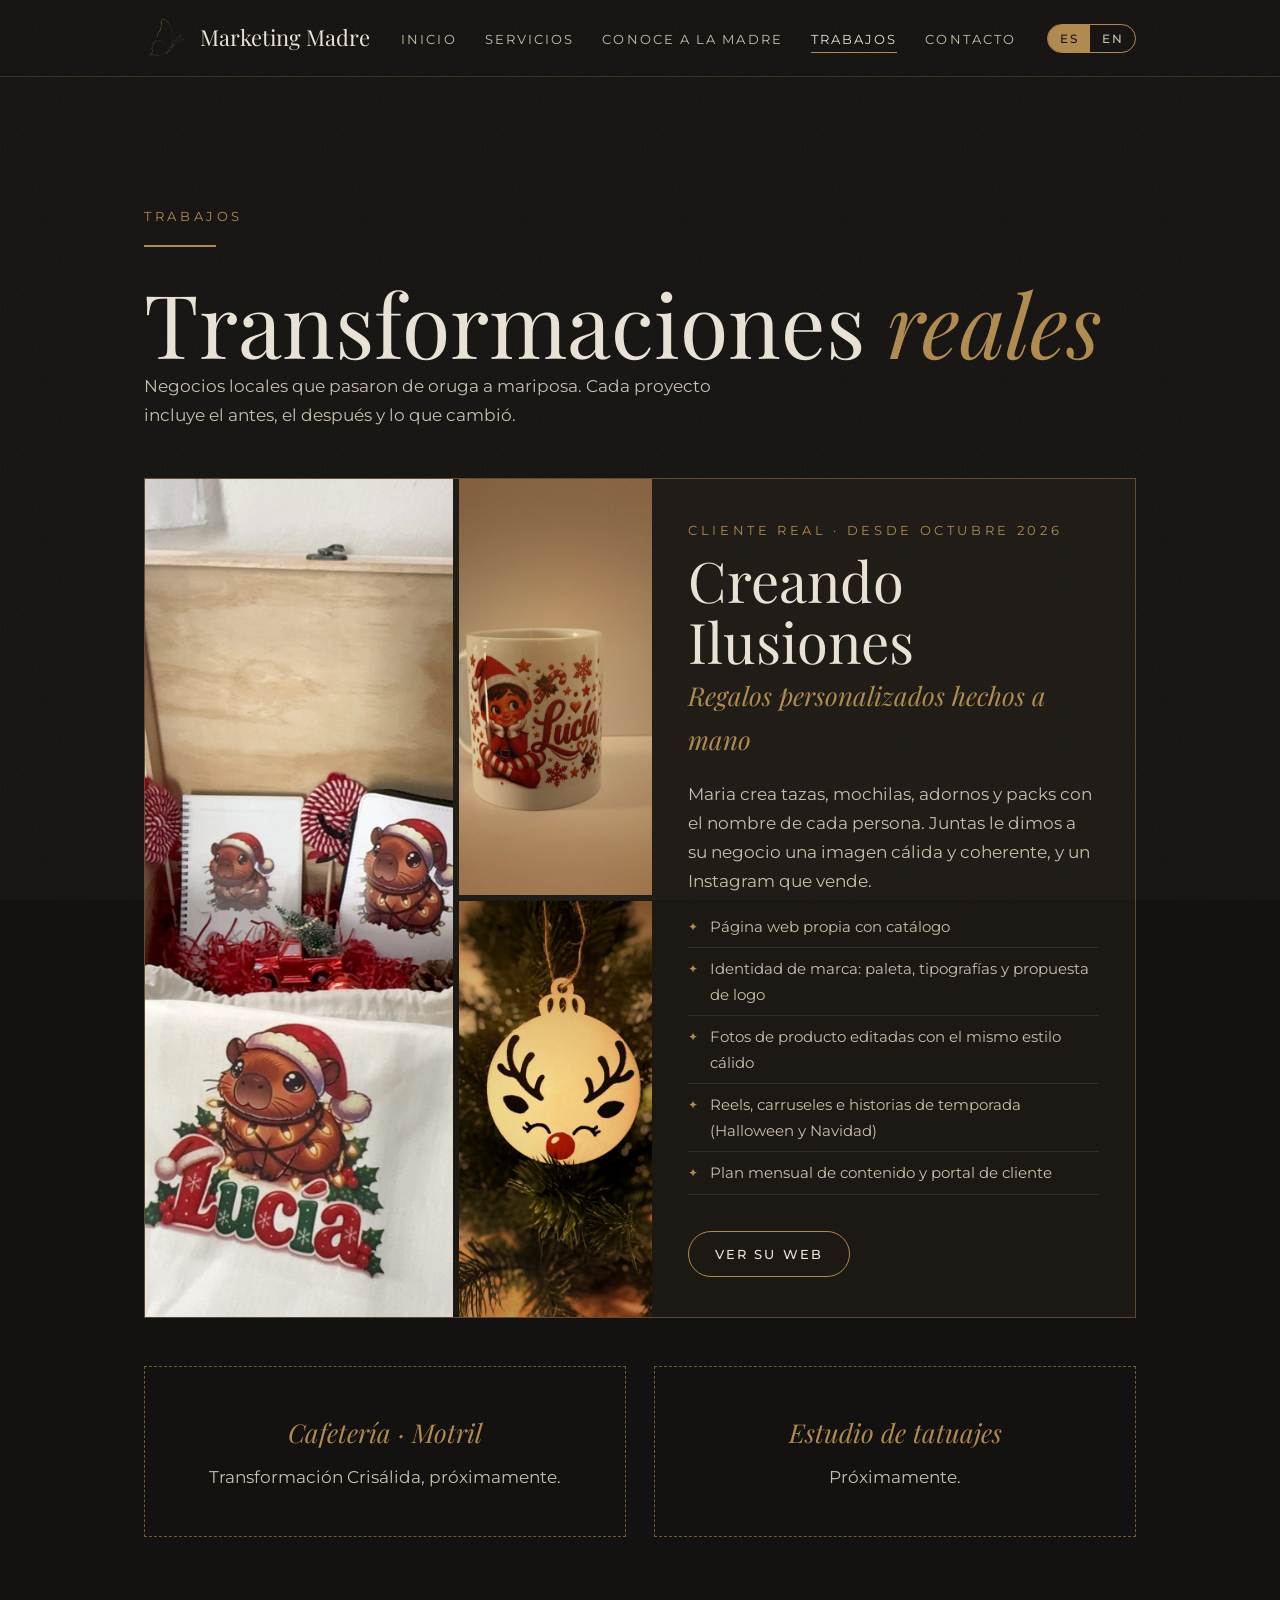
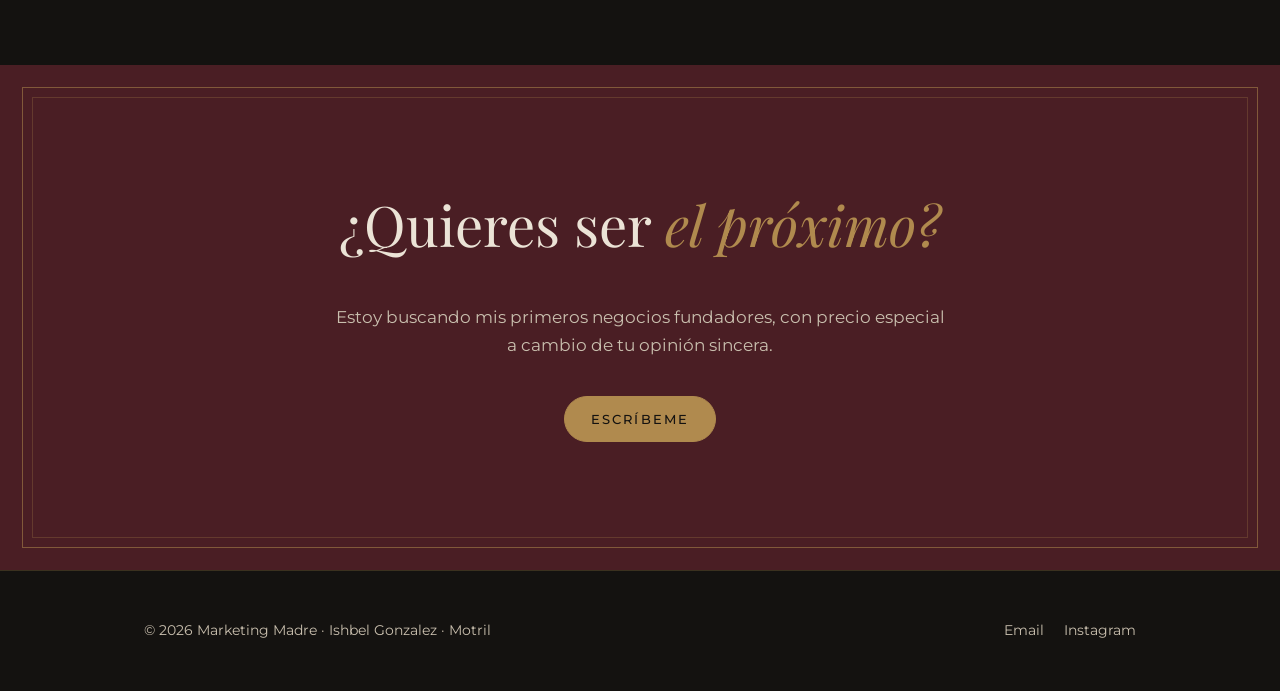
<file: trabajos.html>
<!doctype html>
<html lang="es">
<head>
  <meta charset="utf-8">
  <meta name="viewport" content="width=device-width, initial-scale=1">
  <title>Trabajos · Marketing Madre</title>
  <meta name="description" content="Proyectos y transformaciones de Marketing Madre.">
  <link rel="icon" href="assets/mm-butterfly-brass.png">
  <link rel="preconnect" href="https://fonts.googleapis.com">
  <link rel="preconnect" href="https://fonts.gstatic.com" crossorigin>
  <link href="https://fonts.googleapis.com/css2?family=Montserrat:wght@400;500&family=Playfair+Display:ital@0;1&display=swap" rel="stylesheet">
  <link rel="stylesheet" href="styles.css">
</head>
<body>

<header class="site-header">
  <nav class="wrap nav" aria-label="Principal">
    <a class="brand" href="index.html"><img src="assets/mm-butterfly-brass.png" alt=""><span>Marketing Madre</span></a>
    <ul class="nav-links">
      <li><a href="index.html"><span data-lang="es">Inicio</span><span data-lang="en">Home</span></a></li>
      <li><a href="servicios.html"><span data-lang="es">Servicios</span><span data-lang="en">Services</span></a></li>
      <li><a href="conoce.html"><span data-lang="es">Conoce a la Madre</span><span data-lang="en">Meet the Madre</span></a></li>
      <li><a href="trabajos.html" aria-current="page"><span data-lang="es">Trabajos</span><span data-lang="en">Work</span></a></li>
      <li><a href="contacto.html"><span data-lang="es">Contacto</span><span data-lang="en">Contact</span></a></li>
    </ul>
    <div style="display:flex;gap:12px;align-items:center">
      <div class="lang-toggle" role="group" aria-label="Idioma / Language">
        <button type="button" data-set="es" aria-pressed="true">ES</button>
        <button type="button" data-set="en" aria-pressed="false">EN</button>
      </div>
      <button class="menu-btn" type="button" aria-expanded="false">MENÚ</button>
    </div>
  </nav>
</header>

<main>
  <section class="bg-ink">
    <div class="wrap">
      <p class="eyebrow"><span data-lang="es">Trabajos</span><span data-lang="en">Work</span></p>
      <hr class="rule">
      <h1 data-lang="es">Transformaciones <em>reales</em></h1>
      <h1 data-lang="en">Real <em>transformations</em></h1>
      <p class="lead" data-lang="es">Negocios locales que pasaron de oruga a mariposa. Cada proyecto incluye el antes, el después y lo que cambió.</p>
      <p class="lead" data-lang="en">Local businesses that went from caterpillar to butterfly. Each project shows the before, the after and what changed.</p>

      <article class="case mt-48">
        <div class="case-photos">
          <img src="assets/clientes/ci-pack-lucia.jpg" alt="Pack Lucía personalizado: mochila, estuche y libreta" loading="lazy">
          <img src="assets/clientes/ci-taza-lucia.jpg" alt="Taza personalizada con nombre" loading="lazy">
          <img src="assets/clientes/ci-adorno-reno.jpg" alt="Adorno de Navidad de reno hecho a mano" loading="lazy">
        </div>
        <div class="case-body">
          <p class="eyebrow"><span data-lang="es">Cliente real · desde octubre 2026</span><span data-lang="en">Real client · since October 2026</span></p>
          <h2>Creando Ilusiones</h2>
          <span class="sub" data-lang="es">Regalos personalizados hechos a mano</span><span class="sub" data-lang="en">Handmade personalised gifts</span>
          <p class="case-intro" data-lang="es">Maria crea tazas, mochilas, adornos y packs con el nombre de cada persona. Juntas le dimos a su negocio una imagen cálida y coherente, y un Instagram que vende.</p>
          <p class="case-intro" data-lang="en">Maria makes mugs, backpacks, ornaments and bundles with each person's name. Together we gave her business a warm, consistent look and an Instagram that sells.</p>
          <ul class="case-list" data-lang="es">
            <li>Página web propia con catálogo</li>
            <li>Identidad de marca: paleta, tipografías y propuesta de logo</li>
            <li>Fotos de producto editadas con el mismo estilo cálido</li>
            <li>Reels, carruseles e historias de temporada (Halloween y Navidad)</li>
            <li>Plan mensual de contenido y portal de cliente</li>
          </ul>
          <ul class="case-list" data-lang="en">
            <li>Her own website with a catalogue</li>
            <li>Brand identity: palette, fonts and logo concepts</li>
            <li>Product photos edited in one warm style</li>
            <li>Seasonal reels, carousels and stories (Halloween and Christmas)</li>
            <li>Monthly content plan and client portal</li>
          </ul>
          <div class="cta-row">
            <a class="btn btn-ghost" href="https://creandoilusiones.github.io" target="_blank" rel="noopener"><span data-lang="es">Ver su web</span><span data-lang="en">See her website</span></a>
          </div>
        </div>
      </article>

      <div class="grid-2 mt-48">
        <article class="placeholder">
          <span class="sub" data-lang="es">Cafetería · Motril</span><span class="sub" data-lang="en">Café · Motril</span>
          <p data-lang="es">Transformación Crisálida, próximamente.</p>
          <p data-lang="en">Chrysalis transformation, coming soon.</p>
        </article>
        <article class="placeholder">
          <span class="sub" data-lang="es">Estudio de tatuajes</span><span class="sub" data-lang="en">Tattoo studio</span>
          <p data-lang="es">Próximamente.</p>
          <p data-lang="en">Coming soon.</p>
        </article>
      </div>
    </div>
  </section>

  <section class="bg-merlot framed">
    <div class="wrap center">
      <h2 data-lang="es">¿Quieres ser <em>el próximo?</em></h2>
      <h2 data-lang="en">Want to be <em>next?</em></h2>
      <p class="lead mt-48" data-lang="es">Estoy buscando mis primeros negocios fundadores, con precio especial a cambio de tu opinión sincera.</p>
      <p class="lead mt-48" data-lang="en">I'm looking for my first founding clients, with a special price in exchange for your honest feedback.</p>
      <div class="cta-row" style="justify-content:center">
        <a class="btn btn-solid" href="contacto.html"><span data-lang="es">Escríbeme</span><span data-lang="en">Get in touch</span></a>
      </div>
    </div>
  </section>
</main>

<footer class="site-footer">
  <div class="wrap footer-grid">
    <span>© <span data-year></span> Marketing Madre · Ishbel Gonzalez · Motril</span>
    <span><a data-email href="#">Email</a><a data-instagram href="#">Instagram</a></span>
  </div>
</footer>

<script src="main.js"></script>
</body>
</html>
</file>
<file: styles.css>
:root {
  --ink: #141210;
  --merlot: #4a1e24;
  --wine: #6e2b33;
  --forest: #1f2e24;
  --olive: #5e6b3a;
  --brass: #b08a4e;
  --bone: #ebe3d6;
  --muted: #c9bfae;
  --serif: "Playfair Display", Georgia, serif;
  --sans: "Montserrat", system-ui, sans-serif;
  --gutter: clamp(20px, 5vw, 64px);
  --max: 1120px;
  --ease: cubic-bezier(0.2, 0.7, 0.2, 1);
}

* { box-sizing: border-box; margin: 0; padding: 0; }

html { scroll-behavior: smooth; }

body {
  background: var(--ink);
  color: var(--bone);
  font-family: var(--sans);
  font-size: 17px;
  line-height: 1.7;
  -webkit-font-smoothing: antialiased;
}

/* soft film grain over everything */
body::before {
  content: "";
  position: fixed;
  inset: 0;
  pointer-events: none;
  z-index: 100;
  opacity: 0.06;
  background-image: url("data:image/svg+xml,%3Csvg xmlns='http://www.w3.org/2000/svg' width='160' height='160'%3E%3Cfilter id='n'%3E%3CfeTurbulence type='fractalNoise' baseFrequency='0.9' numOctaves='2' stitchTiles='stitch'/%3E%3C/filter%3E%3Crect width='100%25' height='100%25' filter='url(%23n)'/%3E%3C/svg%3E");
}

a { color: inherit; }
img { max-width: 100%; display: block; }

.wrap { max-width: var(--max); margin: 0 auto; padding: 0 var(--gutter); }

/* ---------- type ---------- */
h1, h2, h3 { font-family: var(--serif); font-weight: 400; line-height: 1.1; }
h1 { font-size: clamp(44px, 7vw, 88px); }
h2 { font-size: clamp(34px, 4.5vw, 56px); }
h3 { font-size: clamp(26px, 3vw, 34px); }
h1 em, h2 em, h3 em { color: var(--brass); }

.eyebrow {
  font-size: 13px;
  letter-spacing: 0.28em;
  text-transform: uppercase;
  color: var(--brass);
}
.rule { width: 72px; height: 2px; background: var(--brass); margin: 18px 0 28px; border: 0; }
.rule.center { margin-left: auto; margin-right: auto; }
.sub { font-family: var(--serif); font-style: italic; color: var(--brass); font-size: clamp(20px, 2.2vw, 26px); }
.lead { color: var(--muted); max-width: 56ch; }

/* ---------- header ---------- */
.site-header {
  position: sticky;
  top: 0;
  z-index: 50;
  background: rgba(20, 18, 16, 0.86);
  backdrop-filter: blur(8px);
  border-bottom: 1px solid rgba(176, 138, 78, 0.25);
}
.nav { display: flex; align-items: center; justify-content: space-between; gap: 20px; height: 76px; }
.brand { display: flex; align-items: center; gap: 12px; text-decoration: none; }
.brand img { width: 44px; height: 44px; object-fit: contain; }
.brand span { font-family: var(--serif); font-size: 22px; white-space: nowrap; }
.nav-links { display: flex; align-items: center; gap: 28px; list-style: none; }
.nav-links a {
  text-decoration: none;
  white-space: nowrap;
  font-size: 13px;
  letter-spacing: 0.16em;
  text-transform: uppercase;
  color: var(--muted);
  padding: 6px 0;
  position: relative;
  transition: color 0.3s;
}
.nav-links a::after {
  content: "";
  position: absolute;
  left: 0; right: 0; bottom: 0;
  height: 1px;
  background: var(--brass);
  transform: scaleX(0);
  transform-origin: left;
  transition: transform 0.4s var(--ease);
}
.nav-links a:hover, .nav-links a[aria-current="page"] { color: var(--bone); }
.nav-links a:hover::after, .nav-links a[aria-current="page"]::after { transform: scaleX(1); }
.site-header { transition: background 0.3s, box-shadow 0.3s; }
.site-header.is-scrolled { background: rgba(20, 18, 16, 0.94); box-shadow: 0 12px 32px -16px rgba(0, 0, 0, 0.7); }

.lang-toggle {
  display: flex;
  border: 1px solid var(--brass);
  border-radius: 999px;
  overflow: hidden;
}
.lang-toggle button {
  background: none;
  border: 0;
  color: var(--muted);
  font: 500 12px var(--sans);
  letter-spacing: 0.12em;
  padding: 6px 12px;
  cursor: pointer;
}
.lang-toggle button[aria-pressed="true"] { background: var(--brass); color: var(--ink); }

.menu-btn { display: none; background: none; border: 1px solid var(--brass); color: var(--bone); border-radius: 6px; padding: 8px 12px; font: 500 12px var(--sans); letter-spacing: 0.14em; cursor: pointer; }

@media (max-width: 1040px) {
  .menu-btn { display: block; }
  .nav-links {
    display: none;
    position: absolute;
    top: 76px; left: 0; right: 0;
    flex-direction: column;
    gap: 0;
    background: var(--ink);
    border-bottom: 1px solid rgba(176, 138, 78, 0.25);
    padding: 8px var(--gutter) 20px;
  }
  .nav-links.open { display: flex; }
  .nav-links li { width: 100%; }
  .nav-links a { display: block; padding: 14px 0; }
  .nav-links a::after { display: none; }
  .nav-links a[aria-current="page"] { color: var(--brass); }
}

/* small phones: keep logo, toggle and menu on one line */
@media (max-width: 480px) {
  .nav { gap: 10px; }
  .brand { gap: 8px; }
  .brand img { width: 34px; height: 34px; }
  .brand span { font-size: 18px; }
  .lang-toggle button { padding: 6px 9px; }
  .menu-btn { padding: 8px 10px; }
}
@media (max-width: 400px) {
  .brand img { width: 30px; height: 30px; }
  .brand span { font-size: 16px; }
}

/* ---------- sections ---------- */
section { padding: clamp(72px, 10vw, 128px) 0; position: relative; }
.bg-merlot { background: var(--merlot); }
.bg-forest { background: var(--forest); }
.bg-ink { background: var(--ink); }

/* art-deco double frame */
.framed { position: relative; }
.framed::before, .framed::after {
  content: "";
  position: absolute;
  pointer-events: none;
  border: 1px solid var(--brass);
}
.framed::before { inset: 22px; opacity: 0.55; }
.framed::after { inset: 32px; opacity: 0.25; }

/* candle-glow hero */
.hero {
  min-height: calc(100vh - 76px);
  display: grid;
  align-items: center;
  background:
    radial-gradient(ellipse 60% 55% at 12% 88%, rgba(176, 138, 78, 0.32), transparent 70%),
    radial-gradient(ellipse 50% 60% at 95% 10%, rgba(94, 107, 58, 0.25), transparent 70%),
    var(--ink);
  overflow: hidden;
}
.hero-grid { display: grid; grid-template-columns: 1.15fr 0.85fr; gap: 48px; align-items: center; }
.hero p.lead { margin-top: 8px; }
.cta-row { display: flex; flex-wrap: wrap; gap: 14px; margin-top: 36px; }

.btn {
  display: inline-flex;
  align-items: center;
  gap: 10px;
  padding: 14px 26px;
  border-radius: 999px;
  font: 500 13px var(--sans);
  letter-spacing: 0.16em;
  text-transform: uppercase;
  text-decoration: none;
  border: 1px solid var(--brass);
  transition: background 0.25s, color 0.25s, border-color 0.25s, transform 0.25s var(--ease), box-shadow 0.25s;
}
.btn:hover { transform: translateY(-2px); box-shadow: 0 12px 24px -12px rgba(176, 138, 78, 0.55); }
.btn:active { transform: translateY(0); }
.btn-solid { background: var(--brass); color: var(--ink); }
.btn-solid:hover { background: var(--bone); border-color: var(--bone); }
.btn-ghost { color: var(--bone); }
.btn-ghost:hover { background: rgba(176, 138, 78, 0.15); }

/* arch (the chrysalis) */
.arch {
  aspect-ratio: 3 / 4;
  width: 100%;
  max-width: 420px;
  margin-left: auto;
  border: 1px solid var(--brass);
  border-radius: 999px 999px 0 0;
  padding: 12px;
  transition: transform 0.8s var(--ease);
  animation: arch-in 1.4s var(--ease) 0.3s backwards;
}
@keyframes arch-in { from { opacity: 0; translate: 0 40px; } }
.arch-inner {
  width: 100%;
  height: 100%;
  border-radius: 999px 999px 0 0;
  background:
    radial-gradient(ellipse 70% 50% at 30% 90%, rgba(176, 138, 78, 0.35), transparent 70%),
    linear-gradient(160deg, var(--wine), var(--merlot));
  background-size: cover;
  background-position: center top;
  display: grid;
  place-items: center;
  overflow: hidden;
  position: relative;
}
.arch-inner img { width: 100%; height: 100%; object-fit: cover; object-position: top; }
.arch-inner .arch-photo { position: absolute; inset: 0; }
.arch-inner .arch-logo {
  width: 46%;
  height: auto;
  object-fit: contain;
  opacity: 0.9;
  filter: drop-shadow(0 0 22px rgba(176, 138, 78, 0.35));
  animation: drift 9s ease-in-out infinite, flutter 4.5s ease-in-out infinite;
}
/* a slow candle-light sheen across the arch */
.arch-inner::after {
  content: "";
  position: absolute;
  inset: 0;
  pointer-events: none;
  background: linear-gradient(105deg, transparent 35%, rgba(235, 227, 214, 0.1) 50%, transparent 65%) no-repeat;
  background-size: 300% 100%;
  animation: sheen 7s ease-in-out infinite;
}
@keyframes drift {
  0%, 100% { translate: 0 0; rotate: -2deg; }
  50% { translate: 0 -14px; rotate: 2deg; }
}
@keyframes flutter {
  0%, 62%, 78%, 100% { scale: 1 1; }
  70% { scale: 0.9 1; }
  86% { scale: 0.95 1; }
}
@keyframes sheen {
  0%, 30% { background-position: 150% 0; }
  70%, 100% { background-position: -50% 0; }
}

@media (max-width: 860px) {
  .hero-grid { grid-template-columns: 1fr; }
  .arch { margin: 12px auto 0; max-width: 320px; }
}

/* ---------- cards / lists ---------- */
.grid-2 { display: grid; grid-template-columns: repeat(2, minmax(0, 1fr)); gap: 28px; }
.grid-3 { display: grid; grid-template-columns: repeat(3, minmax(0, 1fr)); gap: 28px; }
.grid-4 { display: grid; grid-template-columns: repeat(4, minmax(0, 1fr)); gap: 24px; }
@media (max-width: 960px) { .grid-3, .grid-4 { grid-template-columns: repeat(2, minmax(0, 1fr)); } }
@media (max-width: 640px) { .grid-2, .grid-3, .grid-4 { grid-template-columns: 1fr; } }

.numeral { font-family: var(--serif); color: var(--brass); font-size: 44px; line-height: 1; }
.pillar .numeral { display: inline-block; transition: transform 0.4s var(--ease); }
.pillar:hover .numeral { transform: translateX(8px); }
.pillar h3 { margin: 14px 0 6px; font-size: 26px; }
.pillar p { color: var(--muted); font-size: 15px; }

.tier {
  border: 1px solid rgba(176, 138, 78, 0.45);
  padding: 36px 30px;
  display: flex;
  flex-direction: column;
  background: rgba(20, 18, 16, 0.35);
  position: relative;
  transition: transform 0.4s var(--ease), border-color 0.4s, box-shadow 0.4s;
}
.tier:hover {
  transform: translateY(-6px);
  border-color: var(--brass);
  box-shadow: 0 28px 48px -28px rgba(0, 0, 0, 0.8), 0 0 40px -20px rgba(176, 138, 78, 0.45);
}
.tier.featured { border-color: var(--brass); background: rgba(176, 138, 78, 0.08); }
.badge {
  position: absolute;
  top: -14px;
  right: 24px;
  background: var(--brass);
  color: var(--ink);
  font: 500 11px var(--sans);
  letter-spacing: 0.16em;
  text-transform: uppercase;
  padding: 6px 14px;
  border-radius: 999px;
  overflow: hidden;
}
.badge::after {
  content: "";
  position: absolute;
  inset: 0;
  background: linear-gradient(105deg, transparent 35%, rgba(255, 255, 255, 0.45) 50%, transparent 65%) no-repeat;
  background-size: 300% 100%;
  animation: sheen 4s ease-in-out infinite;
}
.tier .eyebrow { font-size: 12px; letter-spacing: 0.18em; }
/* keep the three package names and prices level, even when a label wraps */
@media (min-width: 961px) { .packages > .tier > .eyebrow { min-height: 3.4em; } }
.tier h3 { margin: 10px 0 4px; }
.tier .price { font-family: var(--serif); font-size: 52px; color: var(--brass); margin: 6px 0 4px; }
.tier .price small { font-size: 18px; color: var(--muted); }
.tier ul { list-style: none; margin: 20px 0 28px; flex: 1; }
.tier li { padding: 9px 0; border-bottom: 1px solid rgba(235, 227, 214, 0.1); font-size: 15px; color: var(--muted); }
.tier li::before { content: "—"; color: var(--brass); margin-right: 10px; }
/* full-width plan under the three monthly ones: summary left, list right */
.tier-wide { display: grid; grid-template-columns: minmax(0, 1fr) minmax(0, 1.4fr); gap: 0 48px; align-items: start; }
.tier-wide ul { margin: 0; }
.tier-wide .tier-note { color: var(--muted); font-size: 15px; margin: 8px 0 24px; max-width: 34ch; }
.plan-terms { font-size: 14px; opacity: 0.85; margin-top: 28px; max-width: 72ch; }
.tier-wide .btn { align-self: start; }
@media (max-width: 760px) {
  .tier-wide { grid-template-columns: 1fr; }
  .tier-wide ul { margin-top: 24px; }
}


/* the hook: Mapa de Vuelo */
.mapa {
  display: grid;
  grid-template-columns: 1.6fr 1fr;
  gap: 40px;
  align-items: center;
  border: 1px solid var(--brass);
  padding: 40px;
  background:
    radial-gradient(ellipse 60% 90% at 100% 50%, rgba(176, 138, 78, 0.16), transparent 70%),
    rgba(176, 138, 78, 0.04);
}
.mapa h3 { margin: 10px 0 12px; }
.mapa p:not(.eyebrow):not(.price) { color: var(--muted); font-size: 15px; }
.mapa-side { border-left: 1px solid rgba(176, 138, 78, 0.35); padding-left: 40px; }
.mapa .price { font-family: var(--serif); font-size: 52px; color: var(--brass); line-height: 1.1; }
.mapa .mapa-note { margin: 6px 0 20px; }
@media (max-width: 760px) {
  .mapa { grid-template-columns: 1fr; padding: 32px 24px; gap: 24px; }
  .mapa-side { border-left: 0; padding-left: 0; border-top: 1px solid rgba(176, 138, 78, 0.35); padding-top: 24px; }
}

/* launch offer: the mapa block, louder */
.mapa.launch {
  position: relative;
  border-width: 2px;
  background:
    radial-gradient(ellipse 55% 100% at 100% 50%, rgba(176, 138, 78, 0.3), transparent 70%),
    linear-gradient(135deg, rgba(74, 30, 36, 0.9), rgba(20, 18, 16, 0.85));
  box-shadow: 0 0 60px -24px rgba(176, 138, 78, 0.6);
}
.mapa.launch .mapa-side p.launch-num { font-family: var(--serif); font-size: clamp(84px, 11vw, 128px); line-height: 0.9; color: var(--brass); text-shadow: 0 0 36px rgba(176, 138, 78, 0.45); }
.launch .launch-prices { list-style: none; margin: 20px 0 0; max-width: 360px; }
.launch .launch-prices li { display: flex; align-items: baseline; gap: 12px; padding: 8px 0; border-bottom: 1px solid rgba(235, 227, 214, 0.1); font-size: 15px; }
.launch .launch-prices li > span { flex: 1; color: var(--bone); }
.launch .launch-prices s { color: var(--muted); opacity: 0.7; }
.launch .launch-prices b { font-family: var(--serif); font-size: 22px; font-weight: 400; color: var(--brass); }
.mapa.launch p.launch-terms { font-size: 12px; letter-spacing: 0.04em; margin-top: 14px; opacity: 0.85; }
.launch .spots { display: flex; gap: 10px; margin: 0 0 22px; }
.launch .spots i { width: 34px; height: 34px; border: 1px solid var(--brass); border-radius: 50%; display: grid; place-items: center; font: 500 13px var(--sans); font-style: normal; color: var(--brass); }

/* package comparison table */
.compare { width: 100%; border-collapse: collapse; }
.compare th {
  text-align: left;
  font-weight: 500;
  font-size: 12px;
  letter-spacing: 0.2em;
  text-transform: uppercase;
  color: var(--brass);
  padding: 0 18px 14px;
  border-bottom: 1px solid var(--brass);
}
.compare td { padding: 20px 18px; border-bottom: 1px solid rgba(235, 227, 214, 0.1); color: var(--muted); font-size: 15px; }
.compare td:first-child { font-family: var(--serif); font-size: 22px; color: var(--bone); }
.compare td:first-child em { color: var(--brass); }
.compare .c-price { font-family: var(--serif); font-size: 26px; color: var(--brass); }
.compare s { text-decoration-color: rgba(176, 138, 78, 0.8); }
.compare .c-save { color: var(--bone); font-weight: 500; }
.compare tr.featured td { background: rgba(176, 138, 78, 0.08); }
.compare tbody tr { transition: background 0.3s; }
.compare tbody tr:hover td { background: rgba(176, 138, 78, 0.12); }
@media (max-width: 640px) {
  .compare thead { display: none; }
  .compare tr { display: grid; grid-template-columns: 1fr 1fr; gap: 14px 16px; padding: 22px 18px; border-bottom: 1px solid rgba(235, 227, 214, 0.1); }
  .compare tr.featured { background: rgba(176, 138, 78, 0.08); }
  .compare tr.featured td, .compare tbody tr:hover td { background: none; }
  .compare td { padding: 0; border: 0; }
  .compare td:first-child { grid-column: 1 / -1; }
  .compare td[data-es]::before {
    display: block;
    font: 500 11px var(--sans);
    letter-spacing: 0.18em;
    text-transform: uppercase;
    color: var(--brass);
    margin-bottom: 2px;
  }
  html[lang="es"] .compare td[data-es]::before { content: attr(data-es); }
  html[lang="en"] .compare td[data-en]::before { content: attr(data-en); }
}

/* individual services, laid out like a menu */
.menu-list { columns: 2 340px; column-gap: 64px; }
.menu-group { break-inside: avoid; margin-bottom: 44px; }
.menu-group h3 { font-size: 26px; margin-bottom: 10px; }
.menu-group ul { list-style: none; }
.menu-group li { display: flex; align-items: baseline; gap: 10px; padding: 9px 0; font-size: 15px; color: var(--muted); }
.menu-group li i { flex: 1; min-width: 24px; border-bottom: 1px dotted rgba(176, 138, 78, 0.6); transform: translateY(-4px); }
.menu-group li b { font-family: var(--serif); font-weight: 400; font-size: 19px; color: var(--brass); white-space: nowrap; }
.menu-group li b small { font-family: var(--sans); font-size: 12px; color: var(--muted); }

.timeline { display: grid; gap: 44px; }
.timeline-item { display: grid; grid-template-columns: 90px 1fr; gap: 24px; align-items: start; }
.timeline-item h3 { font-size: clamp(24px, 2.6vw, 32px); }
.timeline-item p { color: var(--muted); }

.quote { font-family: var(--serif); font-size: clamp(30px, 4vw, 52px); line-height: 1.2; max-width: 22ch; }

/* ---------- testimonials ---------- */
.testimonials { max-width: 680px; margin: 0 auto; }
.t-stack { display: grid; }
.t-stack > * { grid-area: 1 / 1; transition: opacity 0.5s ease-out, transform 0.5s ease-out, filter 0.5s ease-out; }
.t-stack > :not(.is-active) { opacity: 0; pointer-events: none; }
.t-quote { font-family: var(--serif); font-size: clamp(26px, 3.4vw, 38px); line-height: 1.3; }
.t-quote em { color: var(--brass); }
.t-quote:not(.is-active) { transform: translateY(16px); filter: blur(4px); }
.t-author { display: flex; align-items: center; gap: 24px; margin-top: 44px; }
.t-avatars { display: flex; }
.t-avatar {
  width: 48px;
  height: 48px;
  margin-left: -8px;
  border-radius: 50%;
  border: 1px solid var(--brass);
  background: var(--wine);
  color: var(--bone);
  font: 22px var(--serif);
  cursor: pointer;
  opacity: 0.55;
  transition: transform 0.3s ease-out, opacity 0.3s ease-out;
}
.t-avatar:first-child { margin-left: 0; }
.t-avatar:hover { opacity: 0.85; transform: scale(1.05); }
.t-avatar.is-active { opacity: 1; transform: scale(1.1); position: relative; z-index: 1; }
.t-divider { width: 1px; height: 36px; background: var(--brass); opacity: 0.5; }
.t-name { font-weight: 500; font-size: 15px; line-height: 1.5; }
.t-name span { display: block; font-weight: 400; font-size: 12px; letter-spacing: 0.14em; text-transform: uppercase; color: var(--muted); }
.t-name:not(.is-active) { transform: translateX(-8px); }

.placeholder {
  border: 1px dashed rgba(176, 138, 78, 0.6);
  padding: 44px 32px;
  text-align: center;
  color: var(--muted);
}
.placeholder .sub { display: block; margin-bottom: 8px; }

/* client case study (Trabajos) */
.case {
  display: grid;
  grid-template-columns: minmax(0, 1.05fr) minmax(0, 1fr);
  border: 1px solid rgba(176, 138, 78, 0.45);
  background: rgba(176, 138, 78, 0.05);
}
.case-photos {
  display: grid;
  grid-template-columns: 1.6fr 1fr;
  grid-template-rows: 1fr 1fr;
  gap: 6px;
  min-height: 460px;
}
.case-photos img { width: 100%; height: 100%; object-fit: cover; display: block; }
.case-photos img:first-child { grid-row: 1 / 3; }
.case-body { padding: 40px 36px; }
.case-body h2 { margin: 8px 0 2px; }
.case-body .sub { display: block; }
.case-intro { color: var(--muted); margin: 18px 0 10px; }
.case-list { list-style: none; margin: 0 0 26px; }
.case-list li { padding: 8px 0 8px 22px; border-bottom: 1px solid rgba(235, 227, 214, 0.1); font-size: 15px; color: var(--muted); position: relative; }
.case-list li::before { content: "✦"; position: absolute; left: 0; color: var(--brass); font-size: 12px; top: 11px; }
@media (max-width: 860px) {
  .case { grid-template-columns: 1fr; }
  .case-photos { min-height: 340px; }
  .case-body { padding: 30px 24px; }
}

.contact-card {
  border: 1px solid rgba(176, 138, 78, 0.45);
  padding: 40px 32px;
  text-align: center;
  text-decoration: none;
  display: block;
  transition: background 0.3s, border-color 0.3s, transform 0.4s var(--ease);
}
.contact-card:hover { background: rgba(176, 138, 78, 0.1); border-color: var(--brass); transform: translateY(-4px); }
.contact-card .eyebrow { display: block; margin-bottom: 12px; }
.contact-card strong { font-family: var(--serif); font-weight: 400; font-size: 26px; word-break: break-word; }

.center { text-align: center; }
.center .lead { margin-left: auto; margin-right: auto; }
.mt-48 { margin-top: 48px; }
.mt-28 { margin-top: 28px; }

/* ---------- footer ---------- */
.site-footer { border-top: 1px solid rgba(176, 138, 78, 0.25); padding: 48px 0; font-size: 14px; color: var(--muted); }
.footer-grid { display: flex; flex-wrap: wrap; justify-content: space-between; gap: 20px; align-items: center; }
.footer-grid a { text-decoration: none; margin-left: 20px; }
.footer-grid a:hover { color: var(--brass); }

/* ---------- motion ---------- */
/* headlines arrive word by word (main.js wraps each word) */
main h1 .word {
  display: inline-block;
  animation: word-in 0.9s var(--ease) backwards;
  animation-delay: calc(var(--i) * 90ms + 150ms);
}
@keyframes word-in { from { opacity: 0; translate: 0 0.35em; filter: blur(6px); } }

/* sections fade up as they scroll in (main.js adds .reveal, then .is-in) */
.reveal {
  opacity: 0;
  translate: 0 28px;
  filter: blur(4px);
  transition: opacity 0.9s var(--ease), translate 0.9s var(--ease), scale 0.9s var(--ease), filter 0.9s var(--ease);
  transition-delay: calc(var(--d, 0) * 90ms);
}
.rule.reveal { translate: none; filter: none; scale: 0 1; transform-origin: left; }
.rule.center.reveal { transform-origin: center; }
.reveal.is-in { opacity: 1; translate: none; scale: none; filter: none; }

/* soft cross-fade between pages */
@media (prefers-reduced-motion: no-preference) {
  @view-transition { navigation: auto; }
  .site-header { view-transition-name: site-header; }
  ::view-transition-old(root) { animation: 0.3s ease both page-out; }
  ::view-transition-new(root) { animation: 0.5s ease both page-in; }
}
@keyframes page-out { to { opacity: 0; } }
@keyframes page-in { from { opacity: 0; } }

@media (prefers-reduced-motion: reduce) {
  *, *::before, *::after { animation: none !important; transition: none !important; }
}

/* ---------- language ---------- */
html[lang="es"] [data-lang="en"],
html[lang="en"] [data-lang="es"] { display: none !important; }
</file>
